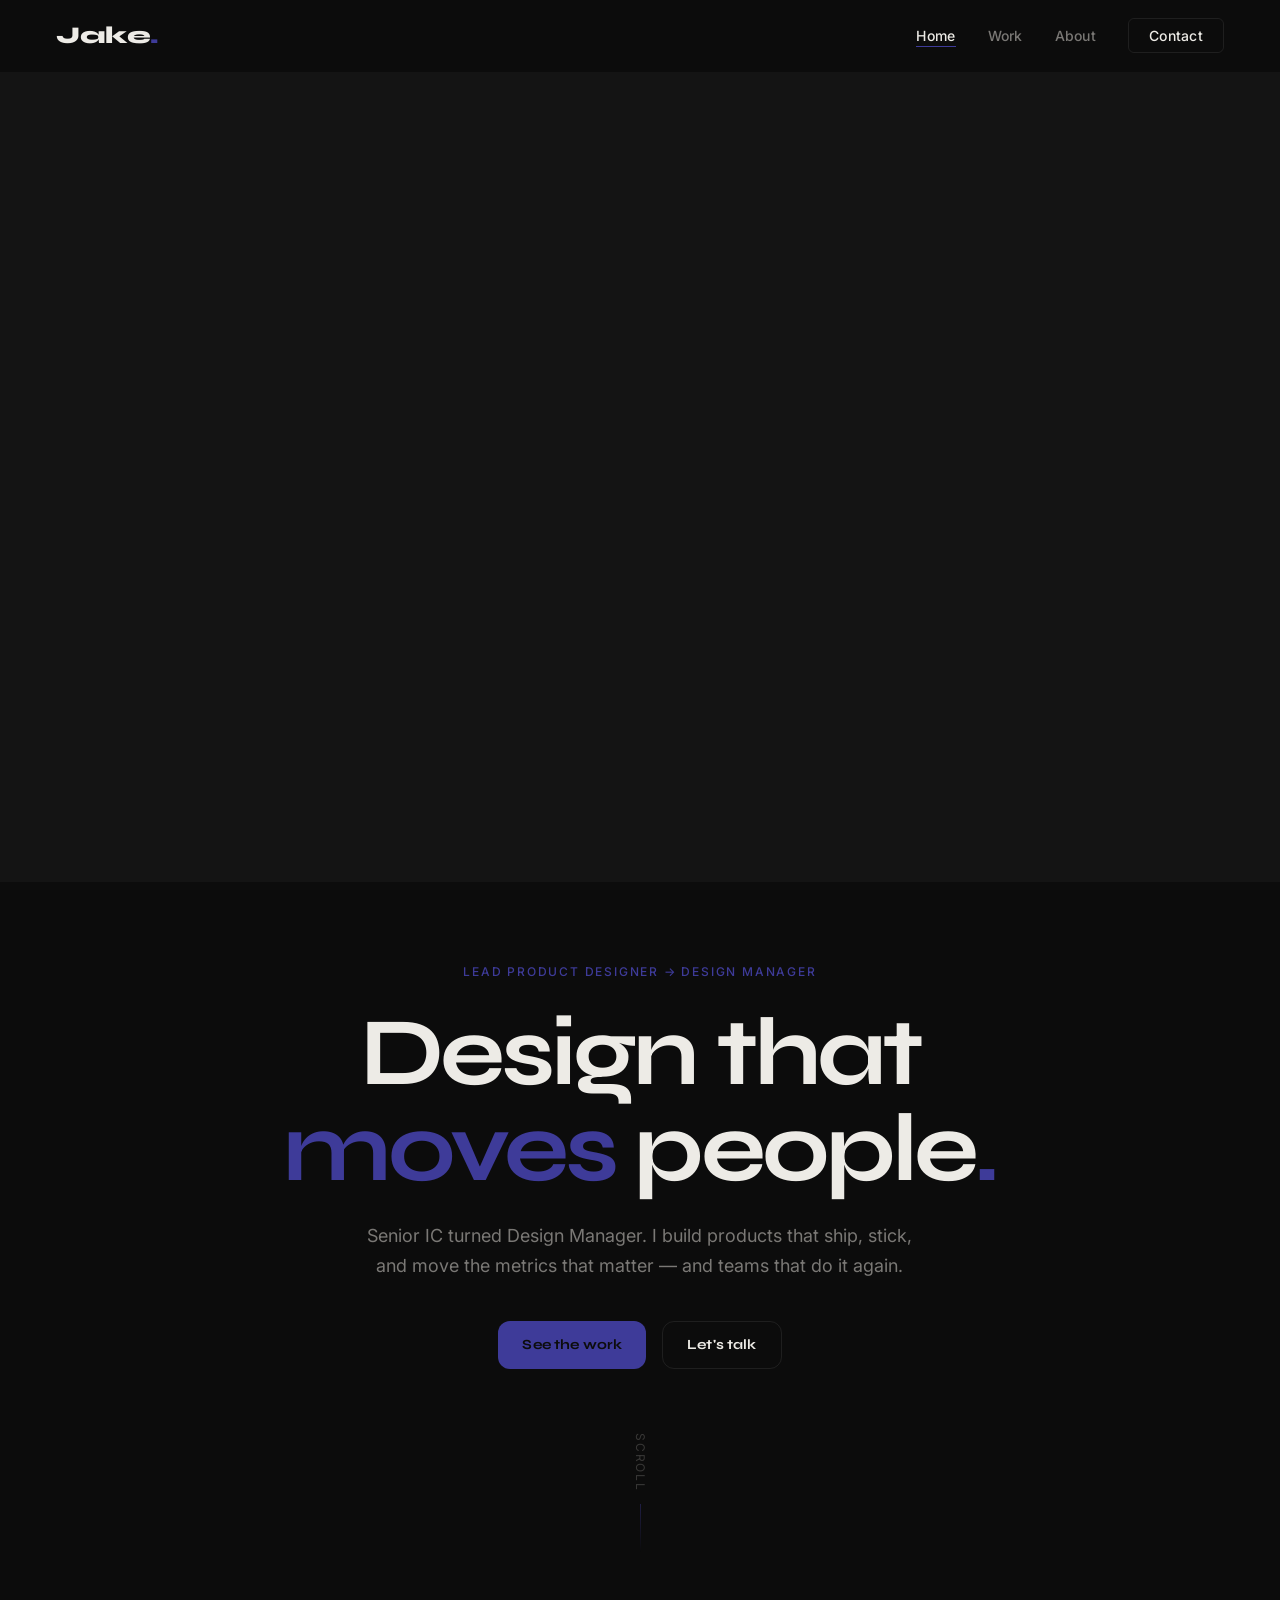
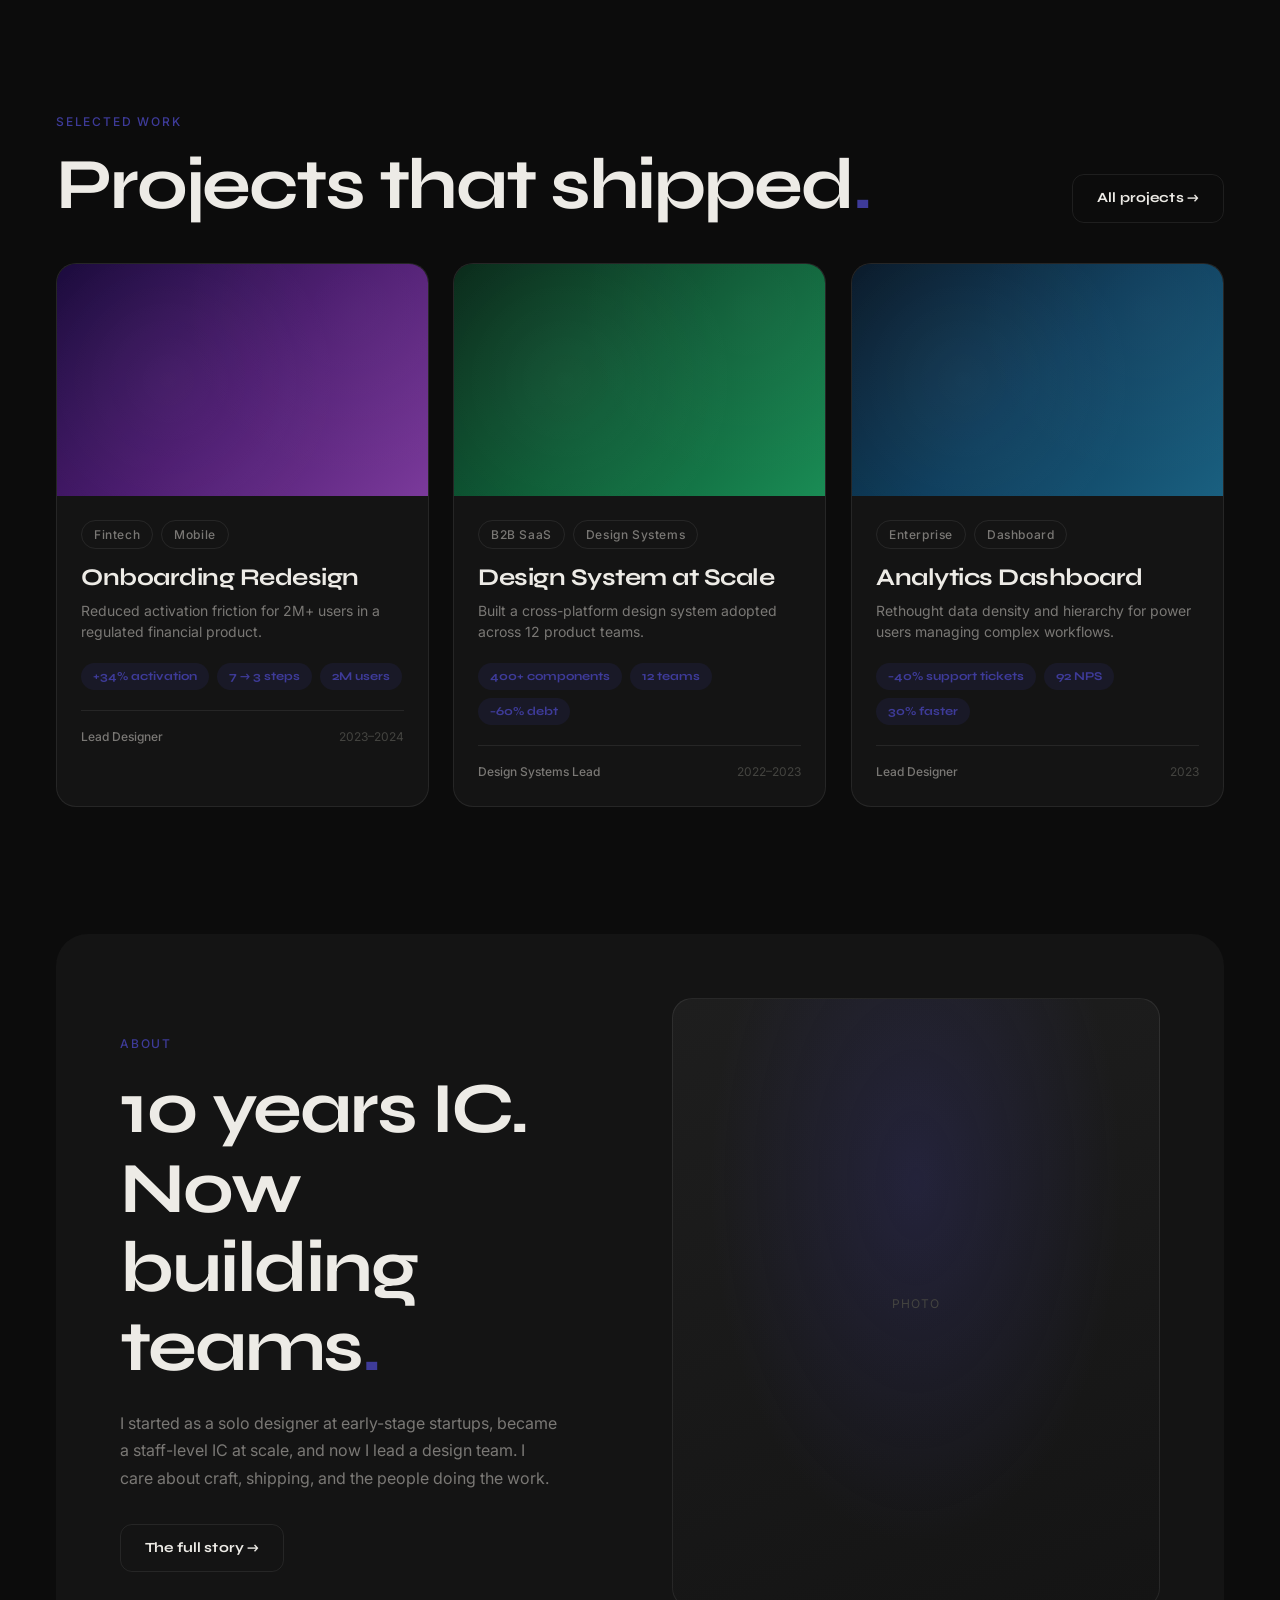
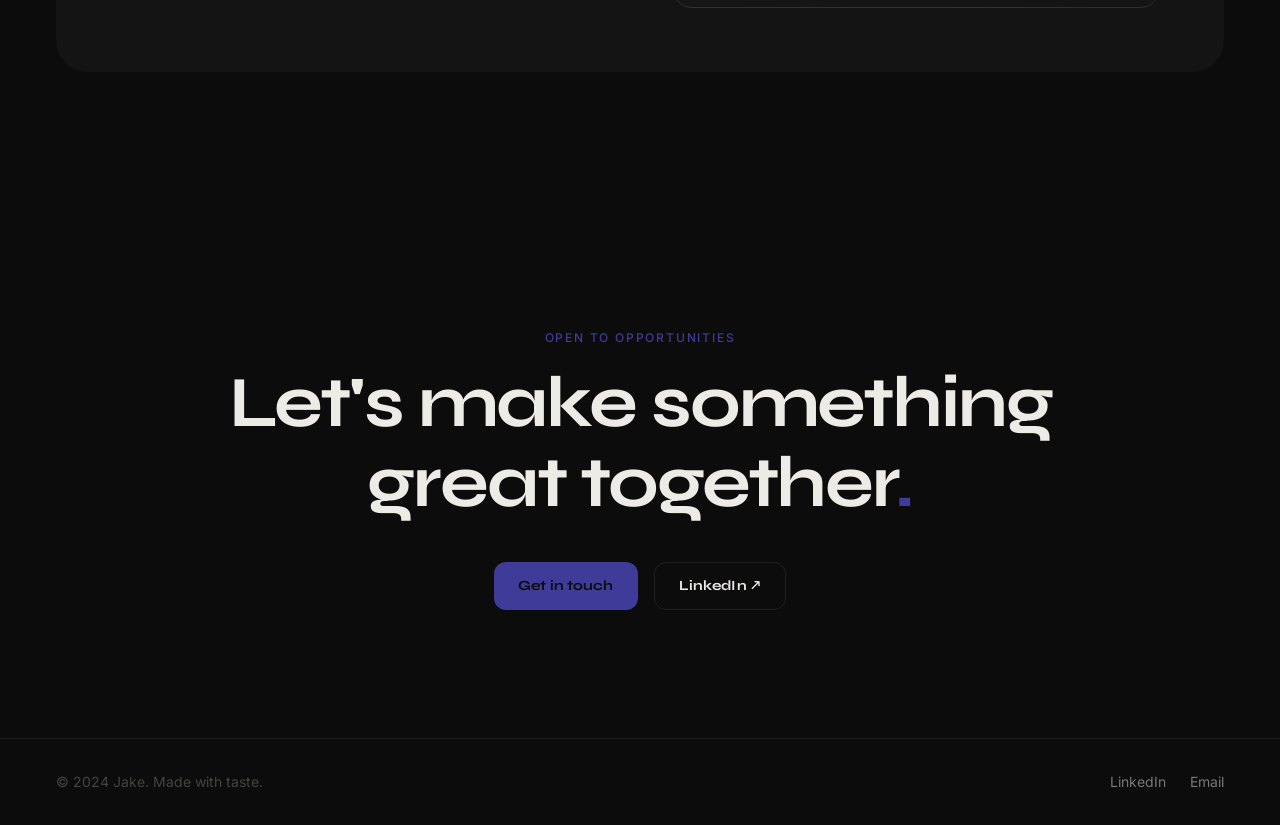
<file: index.html>
<!DOCTYPE html>
<html lang="en">
<head>
  <meta charset="UTF-8">
  <meta name="viewport" content="width=device-width, initial-scale=1.0">
  <title>Jake — Design Manager & Lead Product Designer</title>
  <meta name="description" content="Portfolio of Jake, Lead Product Designer and Design Manager. Senior IC and management-level product design work that ships.">

  <meta property="og:title" content="Jake — Design Manager & Lead Product Designer">
  <meta property="og:description" content="Senior IC turned Design Manager. Product design that ships, sticks, and moves metrics.">
  <meta property="og:image" content="/assets/og/home.png">
  <meta property="og:type" content="website">
  <meta property="og:url" content="https://jake-create1.github.io">

  <meta name="twitter:card" content="summary_large_image">
  <meta name="twitter:title" content="Jake — Design Manager & Lead Product Designer">
  <meta name="twitter:description" content="Senior IC turned Design Manager. Product design that ships.">
  <meta name="twitter:image" content="/assets/og/home.png">

  <link rel="icon" type="image/svg+xml" href="data:image/svg+xml,<svg xmlns='http://www.w3.org/2000/svg' viewBox='0 0 100 100'><text y='.9em' font-size='90'>J</text></svg>">

  <link rel="preconnect" href="https://fonts.googleapis.com">
  <link rel="preconnect" href="https://fonts.gstatic.com" crossorigin>
  <link href="https://fonts.googleapis.com/css2?family=Syne:wght@400;700;800&family=Inter:wght@400;500&display=swap" rel="stylesheet">

  <link rel="stylesheet" href="css/tokens.css">
  <link rel="stylesheet" href="css/reset.css">
  <link rel="stylesheet" href="css/global.css">
  <link rel="stylesheet" href="css/home.css">
</head>
<body>

  <div class="page-overlay" aria-hidden="true"></div>

  <nav class="nav" role="navigation" aria-label="Main navigation">
    <div class="nav__inner container">
      <a href="index.html" class="nav__logo">Jake<span class="accent">.</span></a>
      <button class="nav__toggle" aria-label="Toggle menu" aria-expanded="false">
        <span></span>
        <span></span>
      </button>
      <ul class="nav__links" role="list">
        <li><a href="index.html" class="nav__link" aria-current="page">Home</a></li>
        <li><a href="projects.html" class="nav__link">Work</a></li>
        <li><a href="about.html" class="nav__link">About</a></li>
        <li><a href="contact.html" class="nav__link nav__link--cta">Contact</a></li>
      </ul>
    </div>
  </nav>

  <main id="main">

    <!-- ── Hero ─────────────────────────────────── -->
    <section class="hero">

      <div class="hero__scene">
        <div class="spline-wrapper"
             data-src="https://my.spline.design/herosection-8wuNubHxhiix9W2lcV0AWKz6/"
             role="img"
             aria-label="3D animated design scene">
          <div class="spline-fallback" aria-hidden="true"></div>
        </div>
      </div>

      <div class="container hero__container">
        <div class="hero__content reveal">
          <p class="hero__eyebrow">Lead Product Designer → Design Manager</p>
          <h1 class="hero__headline">
            Design that<br>
            <em>moves</em> people<span class="accent">.</span>
          </h1>
          <p class="hero__subline">
            Senior IC turned Design Manager. I build products that ship, stick, and move the metrics that matter — and teams that do it again.
          </p>
          <div class="hero__actions">
            <a href="projects.html" class="btn btn--primary magnetic">See the work</a>
            <a href="contact.html" class="btn btn--ghost magnetic">Let's talk</a>
          </div>
        </div>
      </div>

      <div class="hero__scroll-hint" aria-hidden="true">
        <span>Scroll</span>
        <div class="hero__scroll-line"></div>
      </div>
    </section>

    <!-- ── Selected Projects ─────────────────────── -->
    <section class="selected-projects section">
      <div class="container">
        <div class="section-header reveal">
          <div>
            <p class="section-label">Selected Work</p>
            <h2 class="section-title">Projects that shipped<span class="accent">.</span></h2>
          </div>
          <a href="projects.html" class="btn btn--ghost magnetic">All projects →</a>
        </div>

        <div class="projects-grid">

          <!-- ╔══════════════════════════════════════════════════════╗
               ║  PROJECT CARD TEMPLATE                              ║
               ║  Duplicate this block to add a project.            ║
               ║  data-role / data-industry / data-type = filters.  ║
               ╚══════════════════════════════════════════════════════╝ -->

          <article class="project-card reveal tilt-card" data-delay="0"
                   data-role="ic" data-industry="fintech" data-type="mobile">
            <a href="projects.html" class="project-card__link">
              <div class="project-card__visual"
                   style="--grad: linear-gradient(135deg, #1a0a3c 0%, #4a1a6e 50%, #7b3a9b 100%)">
                <div class="project-card__visual-inner"></div>
              </div>
              <div class="project-card__body">
                <div class="project-card__tags">
                  <span class="tag">Fintech</span>
                  <span class="tag">Mobile</span>
                </div>
                <h3 class="project-card__title">Onboarding Redesign</h3>
                <p class="project-card__desc">Reduced activation friction for 2M+ users in a regulated financial product.</p>
                <div class="project-card__metrics">
                  <span class="metric">+34% activation</span>
                  <span class="metric">7 → 3 steps</span>
                  <span class="metric">2M users</span>
                </div>
                <div class="project-card__footer">
                  <span class="project-card__role">Lead Designer</span>
                  <span class="project-card__year">2023–2024</span>
                </div>
              </div>
            </a>
          </article>

          <article class="project-card reveal tilt-card" data-delay="100"
                   data-role="ic" data-industry="saas" data-type="design-system">
            <a href="projects.html" class="project-card__link">
              <div class="project-card__visual"
                   style="--grad: linear-gradient(135deg, #0a2a1a 0%, #0d5c36 50%, #1a8c55 100%)">
                <div class="project-card__visual-inner"></div>
              </div>
              <div class="project-card__body">
                <div class="project-card__tags">
                  <span class="tag">B2B SaaS</span>
                  <span class="tag">Design Systems</span>
                </div>
                <h3 class="project-card__title">Design System at Scale</h3>
                <p class="project-card__desc">Built a cross-platform design system adopted across 12 product teams.</p>
                <div class="project-card__metrics">
                  <span class="metric">400+ components</span>
                  <span class="metric">12 teams</span>
                  <span class="metric">−60% debt</span>
                </div>
                <div class="project-card__footer">
                  <span class="project-card__role">Design Systems Lead</span>
                  <span class="project-card__year">2022–2023</span>
                </div>
              </div>
            </a>
          </article>

          <article class="project-card reveal tilt-card" data-delay="200"
                   data-role="ic" data-industry="enterprise" data-type="dashboard">
            <a href="projects.html" class="project-card__link">
              <div class="project-card__visual"
                   style="--grad: linear-gradient(135deg, #0a1a2a 0%, #0d3d5c 50%, #1a6080 100%)">
                <div class="project-card__visual-inner"></div>
              </div>
              <div class="project-card__body">
                <div class="project-card__tags">
                  <span class="tag">Enterprise</span>
                  <span class="tag">Dashboard</span>
                </div>
                <h3 class="project-card__title">Analytics Dashboard</h3>
                <p class="project-card__desc">Rethought data density and hierarchy for power users managing complex workflows.</p>
                <div class="project-card__metrics">
                  <span class="metric">−40% support tickets</span>
                  <span class="metric">92 NPS</span>
                  <span class="metric">30% faster</span>
                </div>
                <div class="project-card__footer">
                  <span class="project-card__role">Lead Designer</span>
                  <span class="project-card__year">2023</span>
                </div>
              </div>
            </a>
          </article>

        </div>
      </div>
    </section>

    <!-- ── About Teaser ───────────────────────────── -->
    <section class="section" style="padding-block: 0; padding-bottom: clamp(5rem, 10vw, 9rem);">
      <div class="about-teaser">
        <div class="about-teaser__inner reveal">
          <div class="about-teaser__content">
            <p class="section-label">About</p>
            <h2 class="about-teaser__title">10 years IC.<br>Now building teams<span class="accent">.</span></h2>
            <p class="about-teaser__text">
              I started as a solo designer at early-stage startups, became a staff-level IC at scale, and now I lead a design team. I care about craft, shipping, and the people doing the work.
            </p>
            <a href="about.html" class="btn btn--ghost magnetic">The full story →</a>
          </div>
          <div class="about-teaser__visual" aria-hidden="true">
            <div class="about-teaser__photo-placeholder"></div>
          </div>
        </div>
      </div>
    </section>

    <!-- ── Contact CTA ────────────────────────────── -->
    <section class="contact-cta section">
      <div class="container">
        <div class="reveal">
          <p class="section-label">Open to opportunities</p>
          <h2 class="contact-cta__title">Let's make something<br>great together<span class="accent">.</span></h2>
          <div class="contact-cta__actions">
            <a href="contact.html" class="btn btn--primary magnetic">Get in touch</a>
            <a href="https://linkedin.com/in/jake" class="btn btn--ghost magnetic" target="_blank" rel="noopener noreferrer">LinkedIn ↗</a>
          </div>
        </div>
      </div>
    </section>

  </main>

  <footer class="footer">
    <div class="container footer__inner">
      <p class="footer__copy">© 2024 Jake. Made with taste.</p>
      <div class="footer__links">
        <a href="https://linkedin.com/in/jake" target="_blank" rel="noopener noreferrer">LinkedIn</a>
        <a href="mailto:hello@jake.design">Email</a>
      </div>
    </div>
  </footer>

  <script src="js/transitions.js" defer></script>
  <script src="js/reveal.js" defer></script>
  <script src="js/tilt.js" defer></script>
  <script src="js/magnetic.js" defer></script>
  <script src="js/spline.js" defer></script>
  <script src="js/easter-egg.js" defer></script>
  <script src="js/nav.js" defer></script>

</body>
</html>
</file>
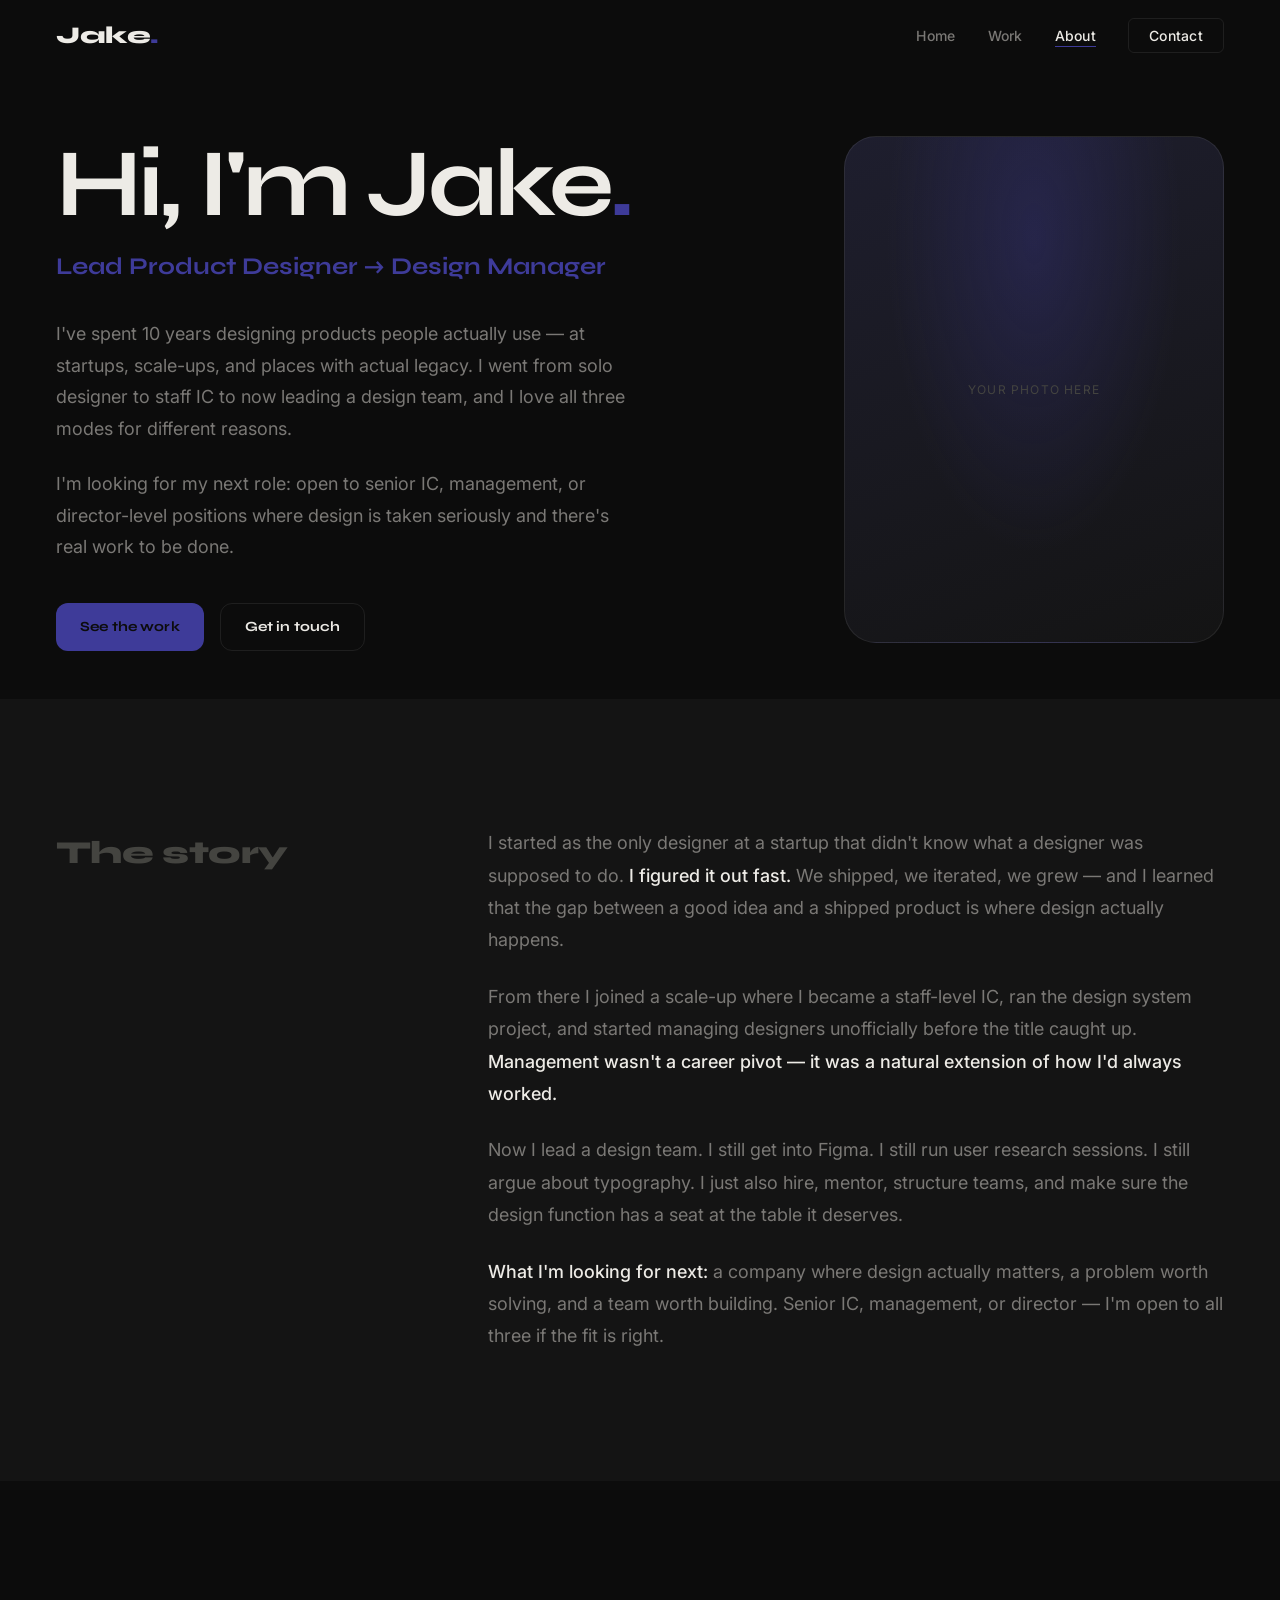
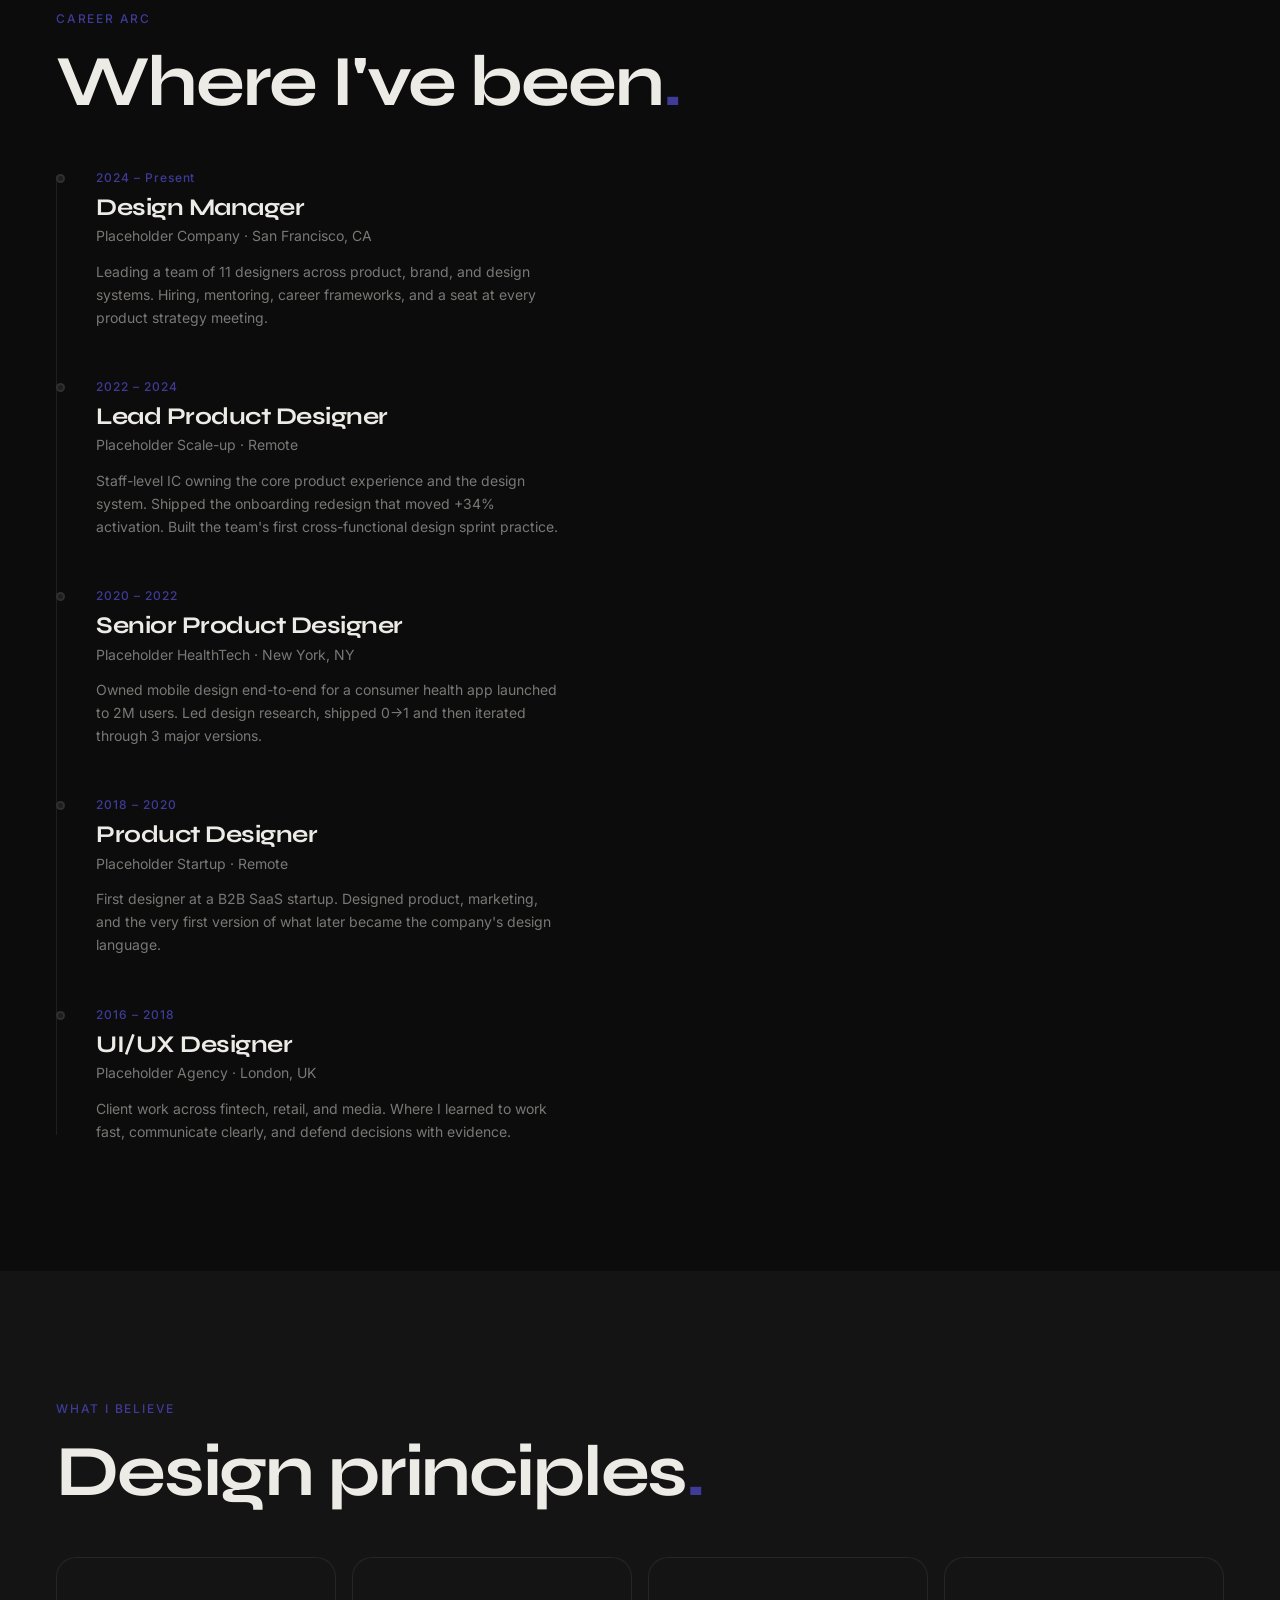
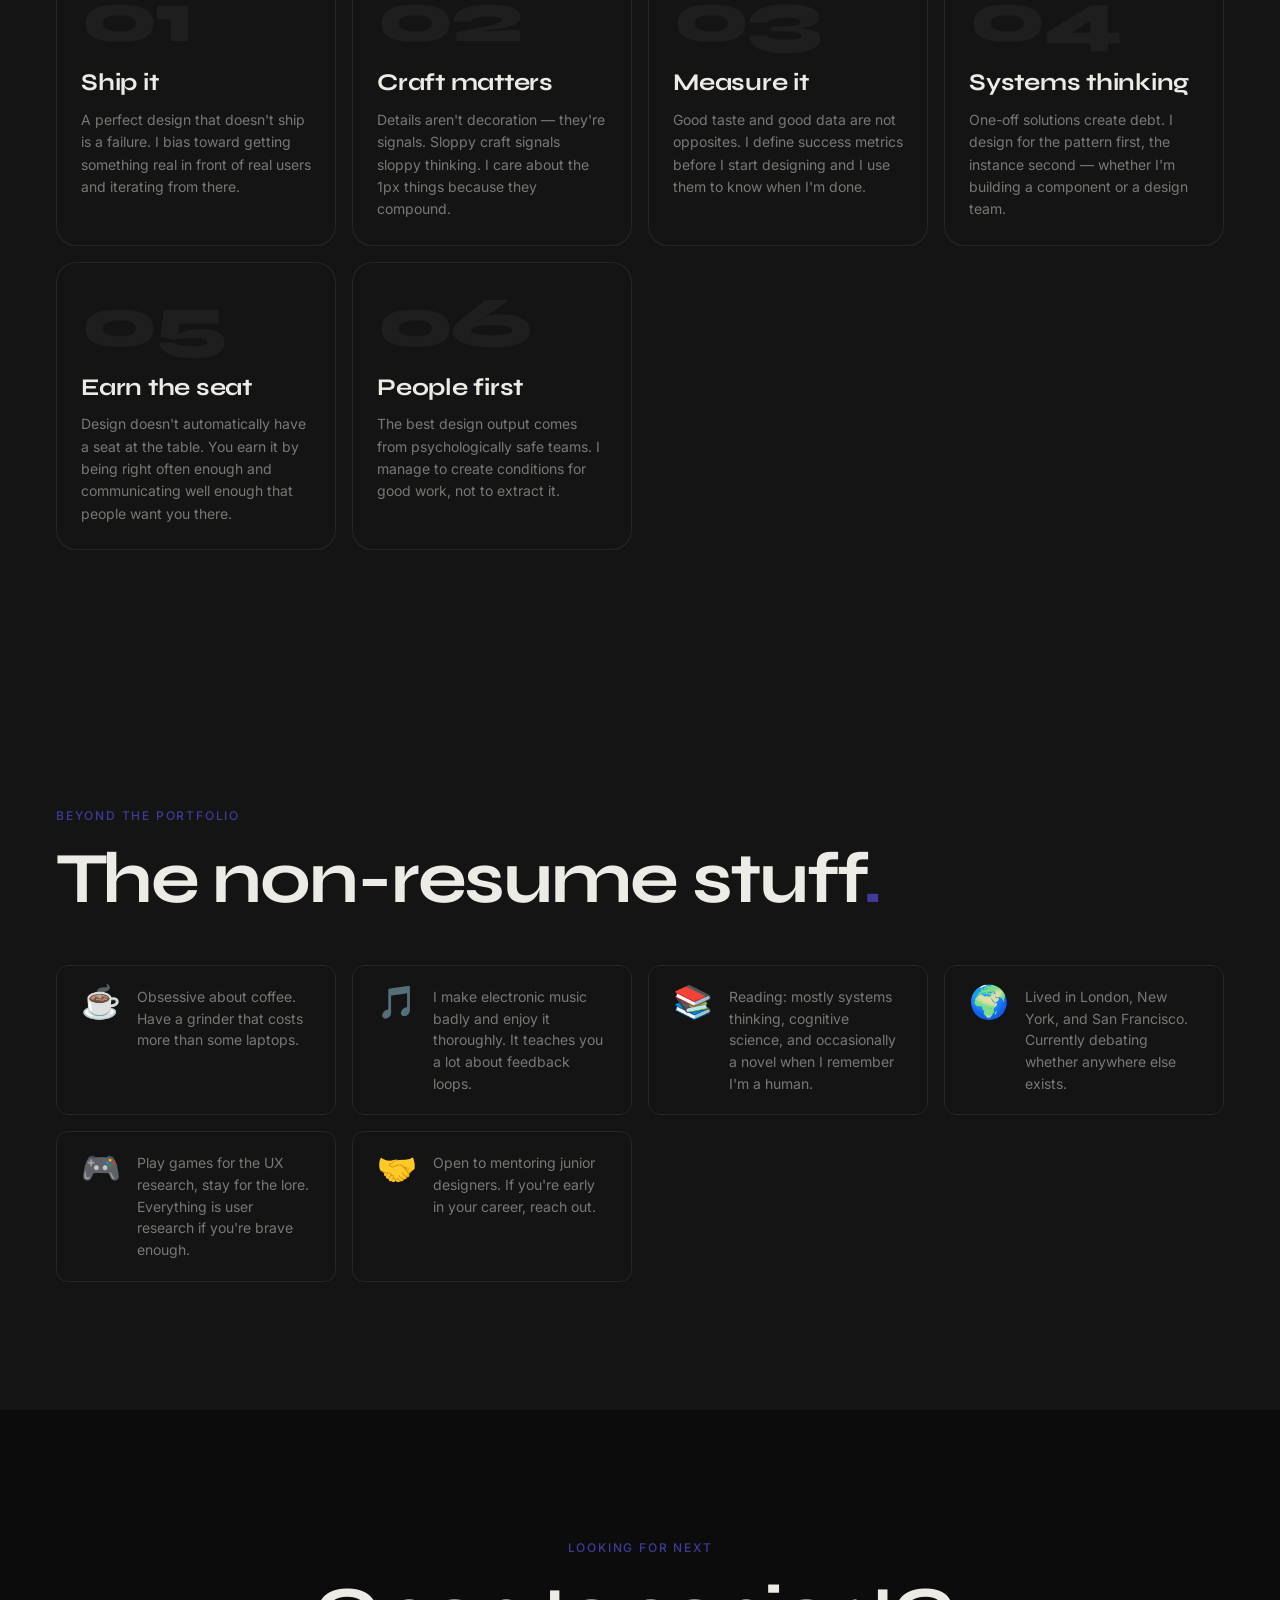
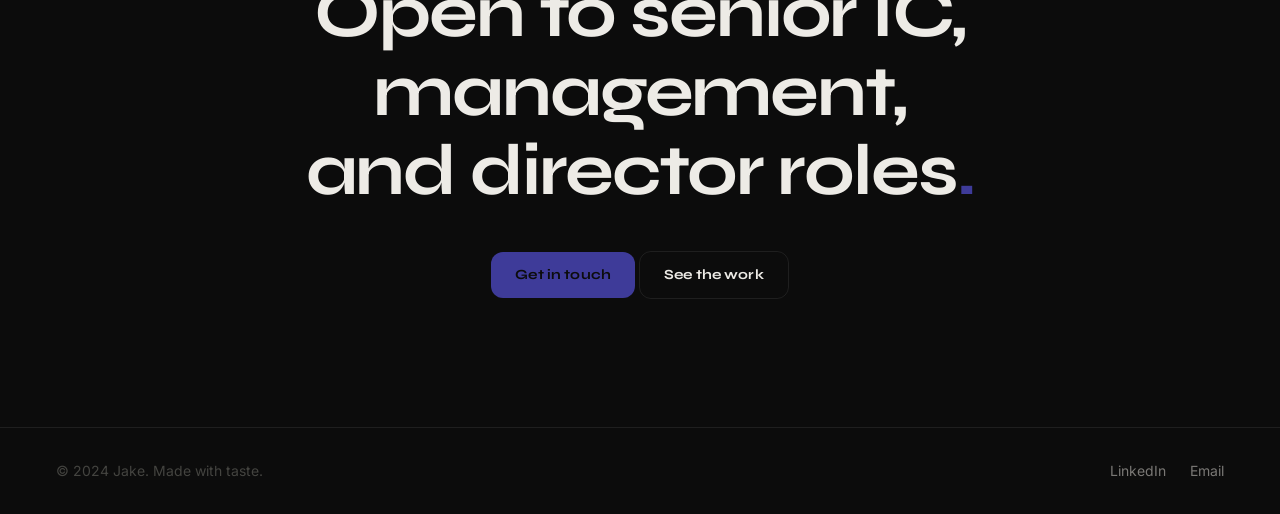
<file: about.html>
<!DOCTYPE html>
<html lang="en">
<head>
  <meta charset="UTF-8">
  <meta name="viewport" content="width=device-width, initial-scale=1.0">
  <title>About — Jake, Design Manager</title>
  <meta name="description" content="Jake's story — 10 years as a product designer, now leading design teams. IC roots, management mindset, strong opinions about craft.">

  <meta property="og:title" content="About — Jake, Design Manager">
  <meta property="og:description" content="10 years IC. Now building teams. The full story.">
  <meta property="og:image" content="/assets/og/about.png">
  <meta property="og:type" content="website">

  <meta name="twitter:card" content="summary_large_image">
  <meta name="twitter:image" content="/assets/og/about.png">

  <link rel="icon" type="image/svg+xml" href="data:image/svg+xml,<svg xmlns='http://www.w3.org/2000/svg' viewBox='0 0 100 100'><text y='.9em' font-size='90'>J</text></svg>">

  <link rel="preconnect" href="https://fonts.googleapis.com">
  <link rel="preconnect" href="https://fonts.gstatic.com" crossorigin>
  <link href="https://fonts.googleapis.com/css2?family=Syne:wght@400;700;800&family=Inter:wght@400;500&display=swap" rel="stylesheet">

  <link rel="stylesheet" href="css/tokens.css">
  <link rel="stylesheet" href="css/reset.css">
  <link rel="stylesheet" href="css/global.css">
  <link rel="stylesheet" href="css/about.css">
</head>
<body>

  <div class="page-overlay" aria-hidden="true"></div>

  <nav class="nav" role="navigation" aria-label="Main navigation">
    <div class="nav__inner container">
      <a href="index.html" class="nav__logo">Jake<span class="accent">.</span></a>
      <button class="nav__toggle" aria-label="Toggle menu" aria-expanded="false">
        <span></span>
        <span></span>
      </button>
      <ul class="nav__links" role="list">
        <li><a href="index.html" class="nav__link">Home</a></li>
        <li><a href="projects.html" class="nav__link">Work</a></li>
        <li><a href="about.html" class="nav__link" aria-current="page">About</a></li>
        <li><a href="contact.html" class="nav__link nav__link--cta">Contact</a></li>
      </ul>
    </div>
  </nav>

  <main id="main">

    <!-- ── About Hero ─────────────────────────────── -->
    <section class="about-hero container">
      <div class="about-hero__inner reveal">
        <div class="about-hero__content">
          <h1 class="about-hero__name">Hi, I'm Jake<span class="accent">.</span></h1>
          <p class="about-hero__title">Lead Product Designer → Design Manager</p>
          <p class="about-hero__intro">
            I've spent 10 years designing products people actually use — at startups, scale-ups, and places with actual legacy. I went from solo designer to staff IC to now leading a design team, and I love all three modes for different reasons.
          </p>
          <p class="about-hero__intro" style="margin-top: -1rem;">
            I'm looking for my next role: open to senior IC, management, or director-level positions where design is taken seriously and there's real work to be done.
          </p>
          <div style="display:flex; gap: var(--space-4); flex-wrap: wrap;">
            <a href="projects.html" class="btn btn--primary magnetic">See the work</a>
            <a href="contact.html" class="btn btn--ghost magnetic">Get in touch</a>
          </div>
        </div>
        <div class="about-hero__photo" role="img" aria-label="Photo of Jake"></div>
      </div>
    </section>

    <!-- ── Story ─────────────────────────────────── -->
    <section class="story section">
      <div class="container story__inner reveal">
        <p class="story__label">The story</p>
        <div class="story__body">
          <p>
            I started as the only designer at a startup that didn't know what a designer was supposed to do. <strong>I figured it out fast.</strong> We shipped, we iterated, we grew — and I learned that the gap between a good idea and a shipped product is where design actually happens.
          </p>
          <p>
            From there I joined a scale-up where I became a staff-level IC, ran the design system project, and started managing designers unofficially before the title caught up. <strong>Management wasn't a career pivot — it was a natural extension of how I'd always worked.</strong>
          </p>
          <p>
            Now I lead a design team. I still get into Figma. I still run user research sessions. I still argue about typography. I just also hire, mentor, structure teams, and make sure the design function has a seat at the table it deserves.
          </p>
          <p>
            <strong>What I'm looking for next:</strong> a company where design actually matters, a problem worth solving, and a team worth building. Senior IC, management, or director — I'm open to all three if the fit is right.
          </p>
        </div>
      </div>
    </section>

    <!-- ── Career Arc ─────────────────────────────── -->
    <section class="section container">
      <p class="section-label reveal">Career Arc</p>
      <h2 class="section-title reveal" style="max-width: 16ch;">Where I've been<span class="accent">.</span></h2>

      <div class="career__timeline">

        <div class="career__item reveal">
          <p class="career__year">2024 – Present</p>
          <h3 class="career__role">Design Manager</h3>
          <p class="career__company">Placeholder Company · San Francisco, CA</p>
          <p class="career__desc">Leading a team of 11 designers across product, brand, and design systems. Hiring, mentoring, career frameworks, and a seat at every product strategy meeting.</p>
        </div>

        <div class="career__item reveal">
          <p class="career__year">2022 – 2024</p>
          <h3 class="career__role">Lead Product Designer</h3>
          <p class="career__company">Placeholder Scale-up · Remote</p>
          <p class="career__desc">Staff-level IC owning the core product experience and the design system. Shipped the onboarding redesign that moved +34% activation. Built the team's first cross-functional design sprint practice.</p>
        </div>

        <div class="career__item reveal">
          <p class="career__year">2020 – 2022</p>
          <h3 class="career__role">Senior Product Designer</h3>
          <p class="career__company">Placeholder HealthTech · New York, NY</p>
          <p class="career__desc">Owned mobile design end-to-end for a consumer health app launched to 2M users. Led design research, shipped 0→1 and then iterated through 3 major versions.</p>
        </div>

        <div class="career__item reveal">
          <p class="career__year">2018 – 2020</p>
          <h3 class="career__role">Product Designer</h3>
          <p class="career__company">Placeholder Startup · Remote</p>
          <p class="career__desc">First designer at a B2B SaaS startup. Designed product, marketing, and the very first version of what later became the company's design language.</p>
        </div>

        <div class="career__item reveal">
          <p class="career__year">2016 – 2018</p>
          <h3 class="career__role">UI/UX Designer</h3>
          <p class="career__company">Placeholder Agency · London, UK</p>
          <p class="career__desc">Client work across fintech, retail, and media. Where I learned to work fast, communicate clearly, and defend decisions with evidence.</p>
        </div>

      </div>
    </section>

    <!-- ── Values ─────────────────────────────────── -->
    <section class="section" style="background: var(--bg-2); padding-inline: 0;">
      <div class="container">
        <p class="section-label reveal">What I believe</p>
        <h2 class="section-title reveal">Design principles<span class="accent">.</span></h2>

        <div class="values__grid">

          <div class="value-card reveal">
            <p class="value-card__number">01</p>
            <h3 class="value-card__title">Ship it</h3>
            <p class="value-card__desc">A perfect design that doesn't ship is a failure. I bias toward getting something real in front of real users and iterating from there.</p>
          </div>

          <div class="value-card reveal">
            <p class="value-card__number">02</p>
            <h3 class="value-card__title">Craft matters</h3>
            <p class="value-card__desc">Details aren't decoration — they're signals. Sloppy craft signals sloppy thinking. I care about the 1px things because they compound.</p>
          </div>

          <div class="value-card reveal">
            <p class="value-card__number">03</p>
            <h3 class="value-card__title">Measure it</h3>
            <p class="value-card__desc">Good taste and good data are not opposites. I define success metrics before I start designing and I use them to know when I'm done.</p>
          </div>

          <div class="value-card reveal">
            <p class="value-card__number">04</p>
            <h3 class="value-card__title">Systems thinking</h3>
            <p class="value-card__desc">One-off solutions create debt. I design for the pattern first, the instance second — whether I'm building a component or a design team.</p>
          </div>

          <div class="value-card reveal">
            <p class="value-card__number">05</p>
            <h3 class="value-card__title">Earn the seat</h3>
            <p class="value-card__desc">Design doesn't automatically have a seat at the table. You earn it by being right often enough and communicating well enough that people want you there.</p>
          </div>

          <div class="value-card reveal">
            <p class="value-card__number">06</p>
            <h3 class="value-card__title">People first</h3>
            <p class="value-card__desc">The best design output comes from psychologically safe teams. I manage to create conditions for good work, not to extract it.</p>
          </div>

        </div>
      </div>
    </section>

    <!-- ── Fun Facts ──────────────────────────────── -->
    <section class="fun-facts section">
      <div class="container">
        <p class="section-label reveal">Beyond the portfolio</p>
        <h2 class="section-title reveal">The non-resume stuff<span class="accent">.</span></h2>

        <ul class="facts-list" role="list">
          <li class="fact-item reveal">
            <span class="fact-item__emoji" aria-hidden="true">☕</span>
            <p class="fact-item__text">Obsessive about coffee. Have a grinder that costs more than some laptops.</p>
          </li>
          <li class="fact-item reveal">
            <span class="fact-item__emoji" aria-hidden="true">🎵</span>
            <p class="fact-item__text">I make electronic music badly and enjoy it thoroughly. It teaches you a lot about feedback loops.</p>
          </li>
          <li class="fact-item reveal">
            <span class="fact-item__emoji" aria-hidden="true">📚</span>
            <p class="fact-item__text">Reading: mostly systems thinking, cognitive science, and occasionally a novel when I remember I'm a human.</p>
          </li>
          <li class="fact-item reveal">
            <span class="fact-item__emoji" aria-hidden="true">🌍</span>
            <p class="fact-item__text">Lived in London, New York, and San Francisco. Currently debating whether anywhere else exists.</p>
          </li>
          <li class="fact-item reveal">
            <span class="fact-item__emoji" aria-hidden="true">🎮</span>
            <p class="fact-item__text">Play games for the UX research, stay for the lore. Everything is user research if you're brave enough.</p>
          </li>
          <li class="fact-item reveal">
            <span class="fact-item__emoji" aria-hidden="true">🤝</span>
            <p class="fact-item__text">Open to mentoring junior designers. If you're early in your career, reach out.</p>
          </li>
        </ul>
      </div>
    </section>

    <!-- ── CTA ───────────────────────────────────── -->
    <section class="contact-cta section">
      <div class="container">
        <div class="reveal" style="text-align:center">
          <p class="section-label">Looking for next</p>
          <h2 class="contact-cta__title" style="font-size: var(--text-3xl); letter-spacing:-0.03em; line-height:1.1; margin-bottom: var(--space-10);">
            Open to senior IC, management,<br>and director roles<span class="accent">.</span>
          </h2>
          <div class="contact-cta__actions">
            <a href="contact.html" class="btn btn--primary magnetic">Get in touch</a>
            <a href="projects.html" class="btn btn--ghost magnetic">See the work</a>
          </div>
        </div>
      </div>
    </section>

  </main>

  <footer class="footer">
    <div class="container footer__inner">
      <p class="footer__copy">© 2024 Jake. Made with taste.</p>
      <div class="footer__links">
        <a href="https://linkedin.com/in/jake" target="_blank" rel="noopener noreferrer">LinkedIn</a>
        <a href="mailto:hello@jake.design">Email</a>
      </div>
    </div>
  </footer>

  <script src="js/transitions.js" defer></script>
  <script src="js/reveal.js" defer></script>
  <script src="js/tilt.js" defer></script>
  <script src="js/magnetic.js" defer></script>
  <script src="js/easter-egg.js" defer></script>
  <script src="js/nav.js" defer></script>

</body>
</html>
</file>
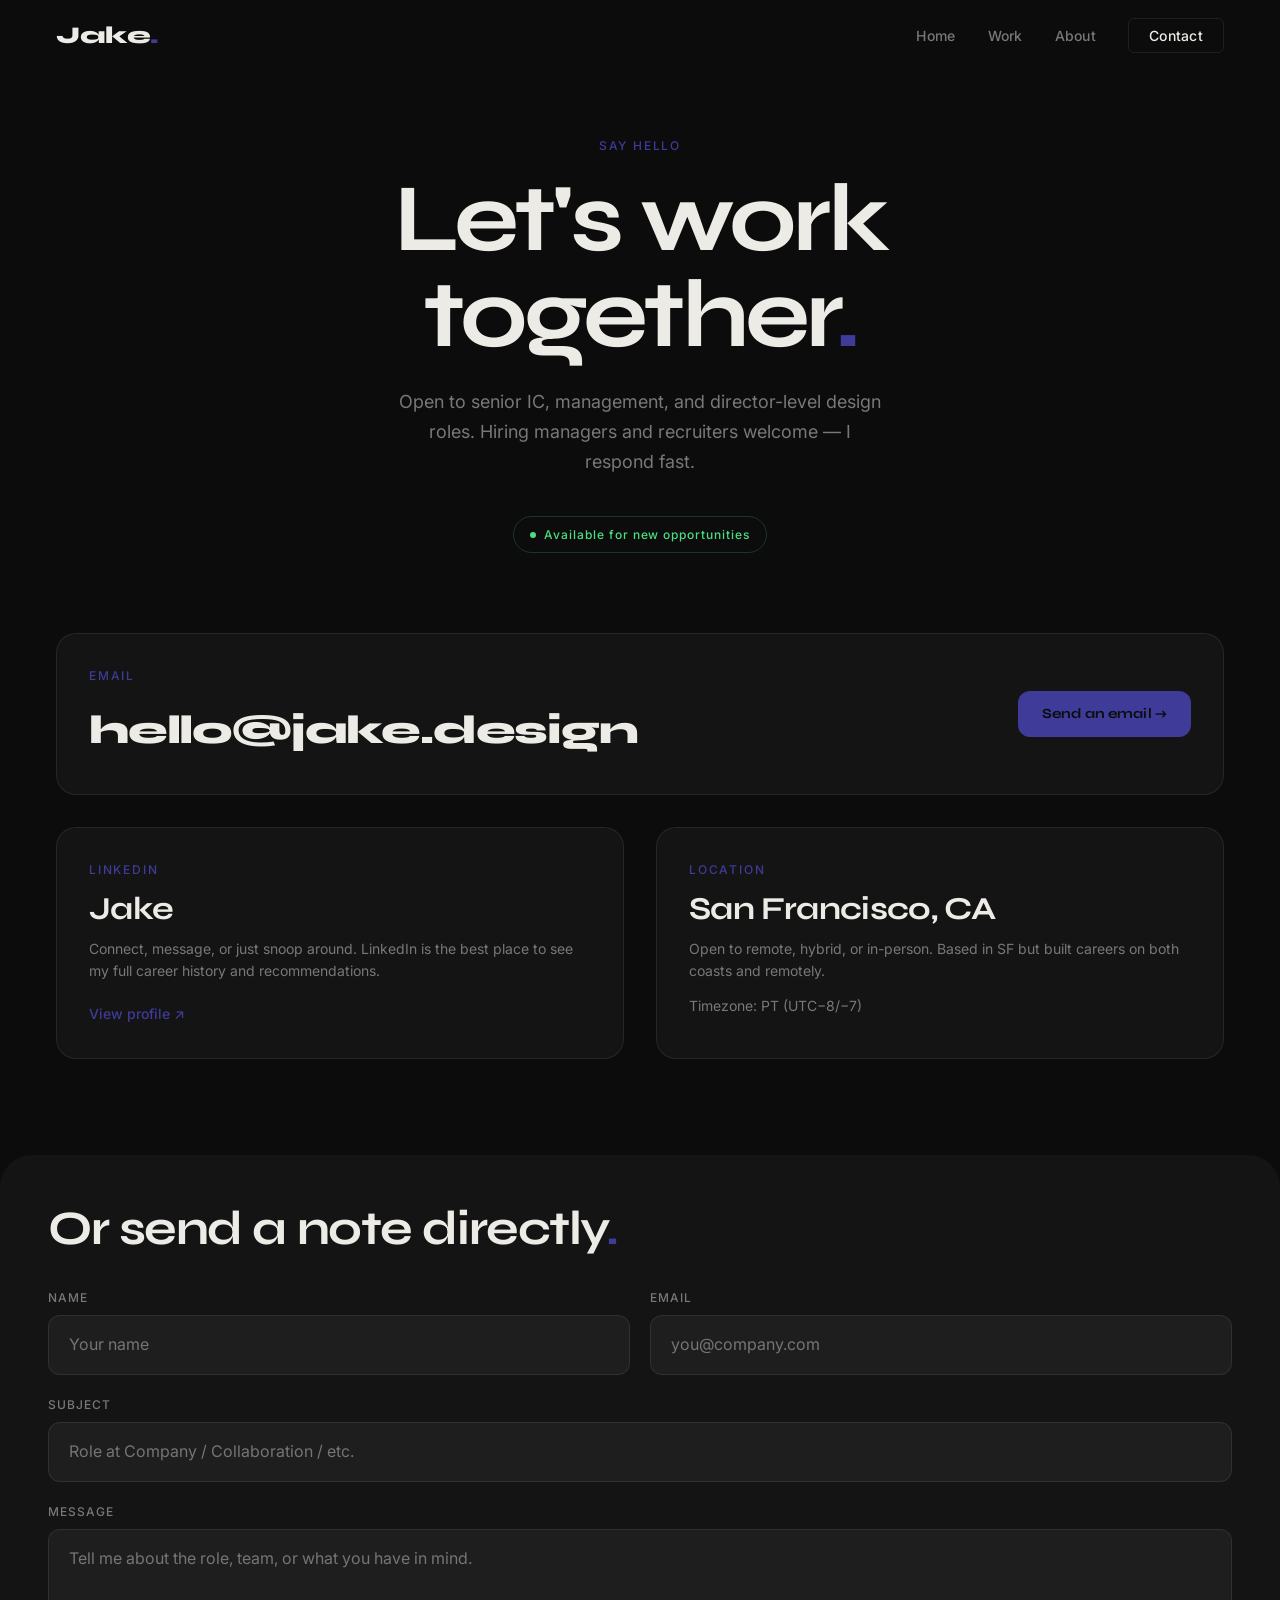
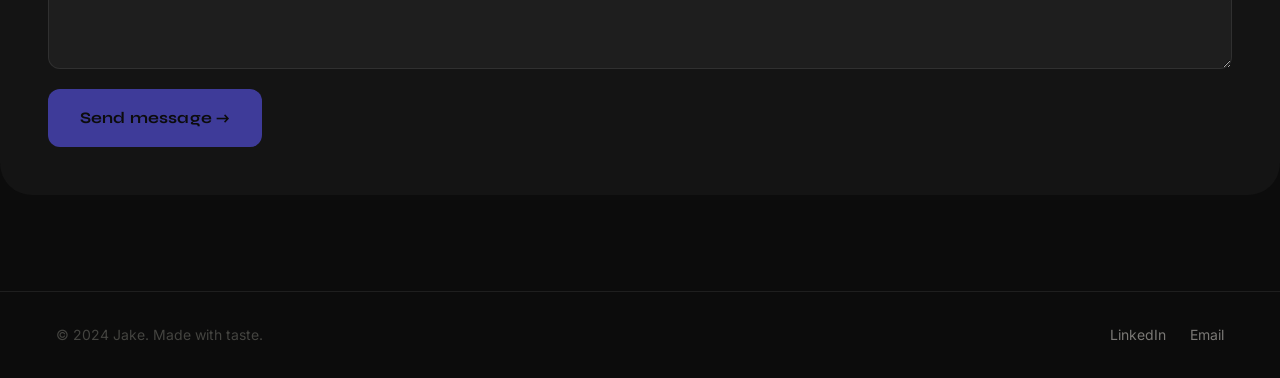
<file: contact.html>
<!DOCTYPE html>
<html lang="en">
<head>
  <meta charset="UTF-8">
  <meta name="viewport" content="width=device-width, initial-scale=1.0">
  <title>Contact — Jake, Design Manager</title>
  <meta name="description" content="Get in touch with Jake — open to senior IC, management, and director-level design roles. Email, LinkedIn, or a quick form.">

  <meta property="og:title" content="Contact — Jake, Design Manager">
  <meta property="og:description" content="Open to new opportunities. Let's talk.">
  <meta property="og:image" content="/assets/og/contact.png">
  <meta property="og:type" content="website">

  <meta name="twitter:card" content="summary_large_image">
  <meta name="twitter:image" content="/assets/og/contact.png">

  <link rel="icon" type="image/svg+xml" href="data:image/svg+xml,<svg xmlns='http://www.w3.org/2000/svg' viewBox='0 0 100 100'><text y='.9em' font-size='90'>J</text></svg>">

  <link rel="preconnect" href="https://fonts.googleapis.com">
  <link rel="preconnect" href="https://fonts.gstatic.com" crossorigin>
  <link href="https://fonts.googleapis.com/css2?family=Syne:wght@400;700;800&family=Inter:wght@400;500&display=swap" rel="stylesheet">

  <link rel="stylesheet" href="css/tokens.css">
  <link rel="stylesheet" href="css/reset.css">
  <link rel="stylesheet" href="css/global.css">
  <link rel="stylesheet" href="css/contact.css">
</head>
<body>

  <div class="page-overlay" aria-hidden="true"></div>

  <nav class="nav" role="navigation" aria-label="Main navigation">
    <div class="nav__inner container">
      <a href="index.html" class="nav__logo">Jake<span class="accent">.</span></a>
      <button class="nav__toggle" aria-label="Toggle menu" aria-expanded="false">
        <span></span>
        <span></span>
      </button>
      <ul class="nav__links" role="list">
        <li><a href="index.html" class="nav__link">Home</a></li>
        <li><a href="projects.html" class="nav__link">Work</a></li>
        <li><a href="about.html" class="nav__link">About</a></li>
        <li><a href="contact.html" class="nav__link nav__link--cta" aria-current="page">Contact</a></li>
      </ul>
    </div>
  </nav>

  <main id="main">

    <!-- ── Contact Hero ───────────────────────────── -->
    <section class="contact-hero container reveal">
      <p class="section-label">Say hello</p>
      <h1 class="contact-hero__title">
        Let's work<br>together<span class="accent">.</span>
      </h1>
      <p class="contact-hero__sub">
        Open to senior IC, management, and director-level design roles. Hiring managers and recruiters welcome — I respond fast.
      </p>
      <span class="contact-hero__availability">Available for new opportunities</span>
    </section>

    <!-- ── Contact Grid ───────────────────────────── -->
    <div class="container contact-grid">

      <div class="contact-card contact-card--email reveal">
        <div>
          <p class="contact-card__label">Email</p>
          <a href="mailto:hello@jake.design" class="contact-card__email">
            hello@jake.design
          </a>
        </div>
        <a href="mailto:hello@jake.design" class="btn btn--primary magnetic" style="flex-shrink:0;">
          Send an email →
        </a>
      </div>

      <div class="contact-card reveal">
        <p class="contact-card__label">LinkedIn</p>
        <h2 class="contact-card__title">Jake</h2>
        <p class="contact-card__detail">
          Connect, message, or just snoop around. LinkedIn is the best place to see my full career history and recommendations.
        </p>
        <a href="https://linkedin.com/in/jake" class="contact-card__link magnetic" target="_blank" rel="noopener noreferrer">
          View profile ↗
        </a>
      </div>

      <div class="contact-card reveal">
        <p class="contact-card__label">Location</p>
        <h2 class="contact-card__title">San Francisco, CA</h2>
        <p class="contact-card__detail">
          Open to remote, hybrid, or in-person. Based in SF but built careers on both coasts and remotely.
        </p>
        <p class="contact-card__detail" style="margin-top: var(--space-3);">
          Timezone: PT (UTC−8/−7)
        </p>
      </div>

    </div>

    <!-- ── Contact Form ───────────────────────────── -->
    <section class="contact-form-section container reveal">
      <h2>Or send a note directly<span class="accent">.</span></h2>
      <form class="form" name="contact" method="POST" action="#" data-netlify="true" novalidate>
        <div class="form__row">
          <div class="form__field">
            <label class="form__label" for="name">Name</label>
            <input class="form__input" type="text" id="name" name="name" placeholder="Your name" required autocomplete="name">
          </div>
          <div class="form__field">
            <label class="form__label" for="email">Email</label>
            <input class="form__input" type="email" id="email" name="email" placeholder="you@company.com" required autocomplete="email">
          </div>
        </div>
        <div class="form__field">
          <label class="form__label" for="subject">Subject</label>
          <input class="form__input" type="text" id="subject" name="subject" placeholder="Role at Company / Collaboration / etc.">
        </div>
        <div class="form__field">
          <label class="form__label" for="message">Message</label>
          <textarea class="form__textarea" id="message" name="message" placeholder="Tell me about the role, team, or what you have in mind." required></textarea>
        </div>
        <button type="submit" class="btn btn--primary form__submit magnetic">Send message →</button>
      </form>
    </section>

  </main>

  <footer class="footer">
    <div class="container footer__inner">
      <p class="footer__copy">© 2024 Jake. Made with taste.</p>
      <div class="footer__links">
        <a href="https://linkedin.com/in/jake" target="_blank" rel="noopener noreferrer">LinkedIn</a>
        <a href="mailto:hello@jake.design">Email</a>
      </div>
    </div>
  </footer>

  <script src="js/transitions.js" defer></script>
  <script src="js/reveal.js" defer></script>
  <script src="js/magnetic.js" defer></script>
  <script src="js/easter-egg.js" defer></script>
  <script src="js/nav.js" defer></script>

</body>
</html>
</file>
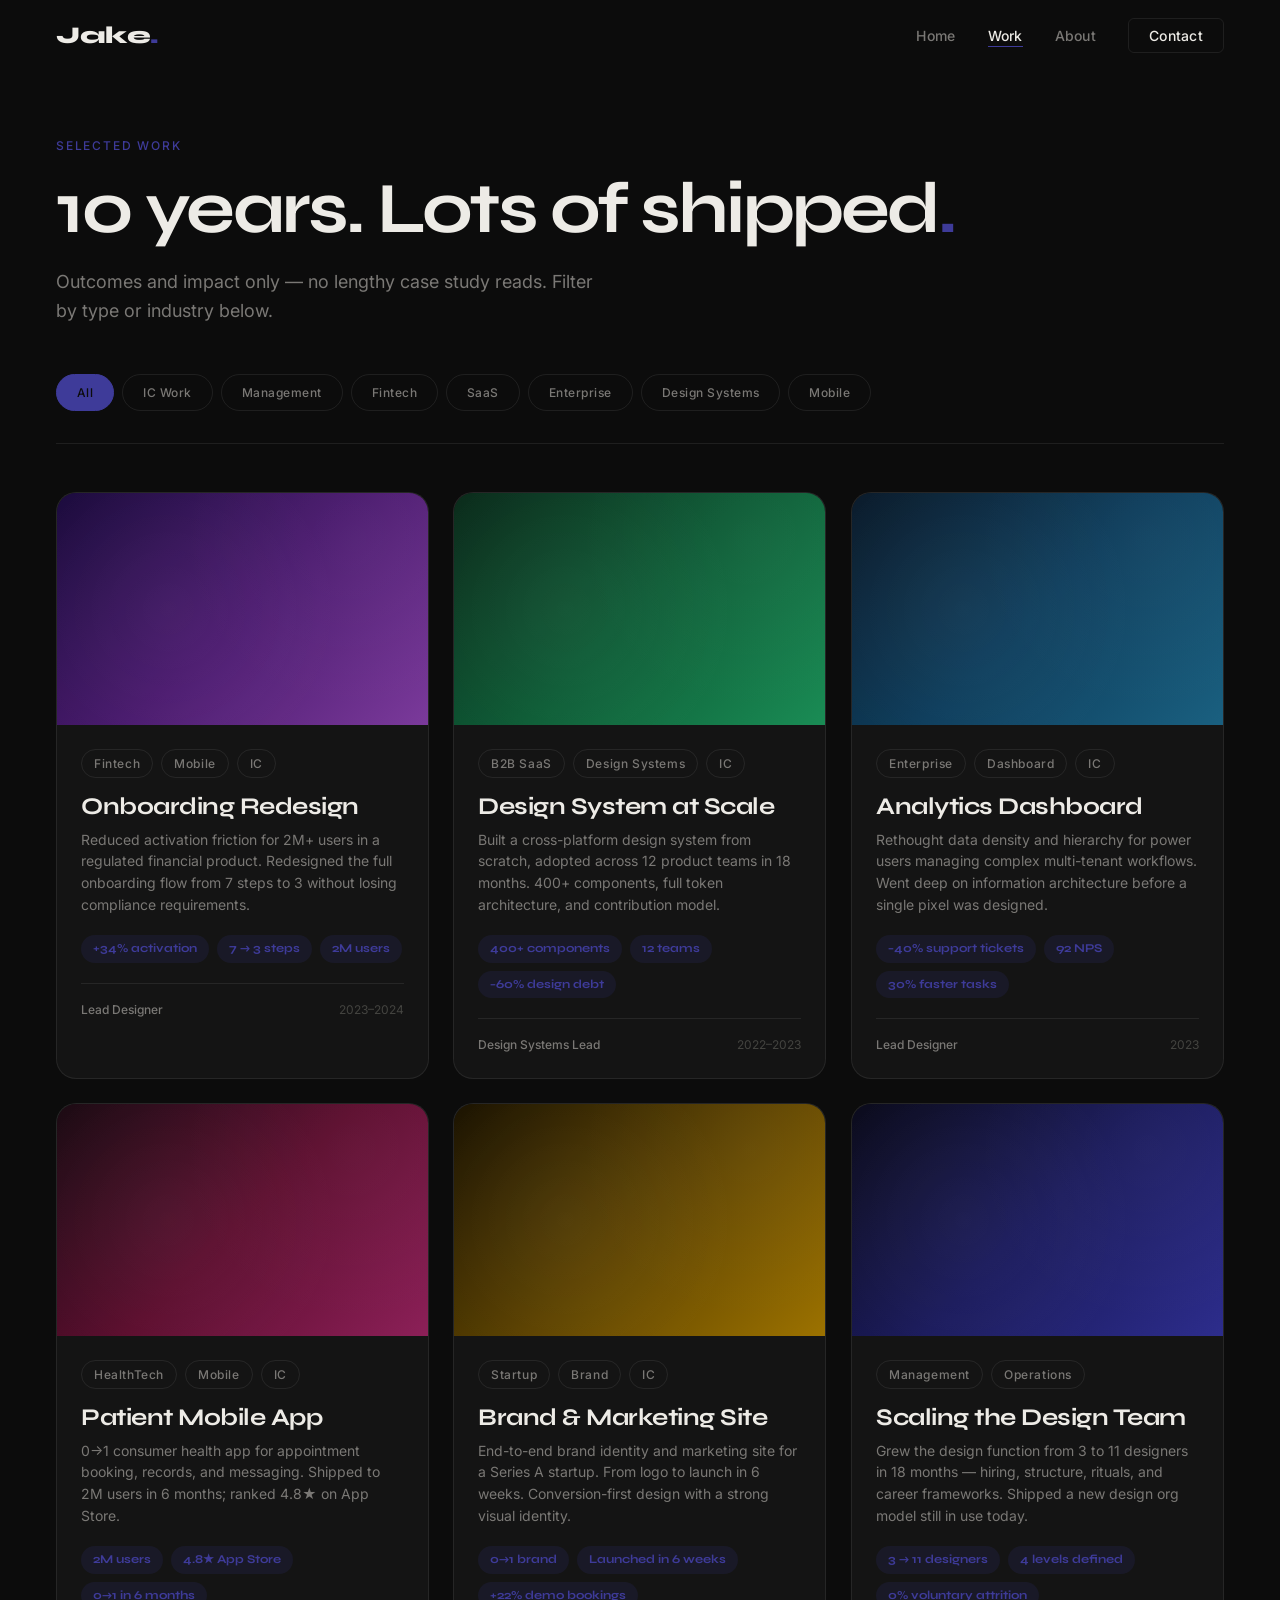
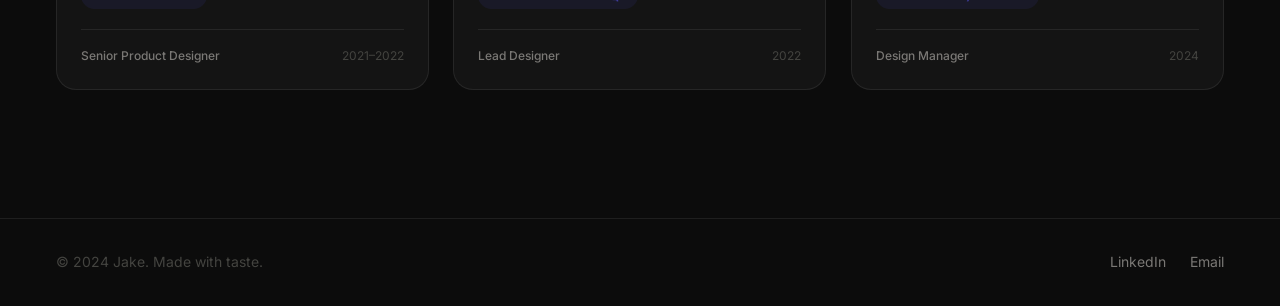
<file: projects.html>
<!DOCTYPE html>
<html lang="en">
<head>
  <meta charset="UTF-8">
  <meta name="viewport" content="width=device-width, initial-scale=1.0">
  <title>Work — Jake, Design Manager</title>
  <meta name="description" content="Product design work by Jake — fintech, SaaS, enterprise, and design systems. Outcomes and impact, no fluff.">

  <meta property="og:title" content="Work — Jake, Design Manager">
  <meta property="og:description" content="Product design work — fintech, SaaS, enterprise, design systems.">
  <meta property="og:image" content="/assets/og/projects.png">
  <meta property="og:type" content="website">

  <meta name="twitter:card" content="summary_large_image">
  <meta name="twitter:image" content="/assets/og/projects.png">

  <link rel="icon" type="image/svg+xml" href="data:image/svg+xml,<svg xmlns='http://www.w3.org/2000/svg' viewBox='0 0 100 100'><text y='.9em' font-size='90'>J</text></svg>">

  <link rel="preconnect" href="https://fonts.googleapis.com">
  <link rel="preconnect" href="https://fonts.gstatic.com" crossorigin>
  <link href="https://fonts.googleapis.com/css2?family=Syne:wght@400;700;800&family=Inter:wght@400;500&display=swap" rel="stylesheet">

  <link rel="stylesheet" href="css/tokens.css">
  <link rel="stylesheet" href="css/reset.css">
  <link rel="stylesheet" href="css/global.css">
  <link rel="stylesheet" href="css/projects.css">
</head>
<body>

  <div class="page-overlay" aria-hidden="true"></div>

  <nav class="nav" role="navigation" aria-label="Main navigation">
    <div class="nav__inner container">
      <a href="index.html" class="nav__logo">Jake<span class="accent">.</span></a>
      <button class="nav__toggle" aria-label="Toggle menu" aria-expanded="false">
        <span></span>
        <span></span>
      </button>
      <ul class="nav__links" role="list">
        <li><a href="index.html" class="nav__link">Home</a></li>
        <li><a href="projects.html" class="nav__link" aria-current="page">Work</a></li>
        <li><a href="about.html" class="nav__link">About</a></li>
        <li><a href="contact.html" class="nav__link nav__link--cta">Contact</a></li>
      </ul>
    </div>
  </nav>

  <main id="main">

    <!-- ── Page Header ───────────────────────────── -->
    <header class="page-header container reveal">
      <p class="page-header__eyebrow">Selected Work</p>
      <h1 class="page-header__title">10 years. Lots of shipped<span class="accent">.</span></h1>
      <p class="page-header__sub">Outcomes and impact only — no lengthy case study reads. Filter by type or industry below.</p>
    </header>

    <!-- ── Filter Bar ────────────────────────────── -->
    <div class="container">
      <div class="filter-bar reveal" role="group" aria-label="Filter projects">
        <button class="filter-btn active" data-filter="all">All</button>
        <button class="filter-btn" data-filter="ic">IC Work</button>
        <button class="filter-btn" data-filter="management">Management</button>
        <button class="filter-btn" data-filter="fintech">Fintech</button>
        <button class="filter-btn" data-filter="saas">SaaS</button>
        <button class="filter-btn" data-filter="enterprise">Enterprise</button>
        <button class="filter-btn" data-filter="design-system">Design Systems</button>
        <button class="filter-btn" data-filter="mobile">Mobile</button>
      </div>
    </div>

    <!-- ── Projects Grid ─────────────────────────── -->
    <section class="projects-full section container">
      <div class="projects-grid" id="projects-grid">

        <!-- ╔══════════════════════════════════════════════════════════╗
             ║  PROJECT CARD TEMPLATE — copy this block for each project ║
             ║                                                          ║
             ║  data-role:     ic | management                         ║
             ║  data-industry: fintech | saas | enterprise | health    ║
             ║  data-type:     mobile | dashboard | design-system | etc║
             ║                                                          ║
             ║  Apply as many data attributes as relevant.             ║
             ╚══════════════════════════════════════════════════════════╝ -->

        <article class="project-card reveal tilt-card" data-delay="0"
                 data-role="ic" data-industry="fintech" data-type="mobile">
          <a href="#" class="project-card__link" aria-label="View Onboarding Redesign project">
            <div class="project-card__visual"
                 style="--grad: linear-gradient(135deg, #1a0a3c 0%, #4a1a6e 50%, #7b3a9b 100%)">
              <div class="project-card__visual-inner"></div>
            </div>
            <div class="project-card__body">
              <div class="project-card__tags">
                <span class="tag">Fintech</span>
                <span class="tag">Mobile</span>
                <span class="tag">IC</span>
              </div>
              <h3 class="project-card__title">Onboarding Redesign</h3>
              <p class="project-card__desc">Reduced activation friction for 2M+ users in a regulated financial product. Redesigned the full onboarding flow from 7 steps to 3 without losing compliance requirements.</p>
              <div class="project-card__metrics">
                <span class="metric">+34% activation</span>
                <span class="metric">7 → 3 steps</span>
                <span class="metric">2M users</span>
              </div>
              <div class="project-card__footer">
                <span class="project-card__role">Lead Designer</span>
                <span class="project-card__year">2023–2024</span>
              </div>
            </div>
          </a>
        </article>

        <article class="project-card reveal tilt-card" data-delay="50"
                 data-role="ic" data-industry="saas" data-type="design-system">
          <a href="#" class="project-card__link" aria-label="View Design System project">
            <div class="project-card__visual"
                 style="--grad: linear-gradient(135deg, #0a2a1a 0%, #0d5c36 50%, #1a8c55 100%)">
              <div class="project-card__visual-inner"></div>
            </div>
            <div class="project-card__body">
              <div class="project-card__tags">
                <span class="tag">B2B SaaS</span>
                <span class="tag">Design Systems</span>
                <span class="tag">IC</span>
              </div>
              <h3 class="project-card__title">Design System at Scale</h3>
              <p class="project-card__desc">Built a cross-platform design system from scratch, adopted across 12 product teams in 18 months. 400+ components, full token architecture, and contribution model.</p>
              <div class="project-card__metrics">
                <span class="metric">400+ components</span>
                <span class="metric">12 teams</span>
                <span class="metric">−60% design debt</span>
              </div>
              <div class="project-card__footer">
                <span class="project-card__role">Design Systems Lead</span>
                <span class="project-card__year">2022–2023</span>
              </div>
            </div>
          </a>
        </article>

        <article class="project-card reveal tilt-card" data-delay="100"
                 data-role="ic" data-industry="enterprise" data-type="dashboard">
          <a href="#" class="project-card__link" aria-label="View Analytics Dashboard project">
            <div class="project-card__visual"
                 style="--grad: linear-gradient(135deg, #0a1a2a 0%, #0d3d5c 50%, #1a6080 100%)">
              <div class="project-card__visual-inner"></div>
            </div>
            <div class="project-card__body">
              <div class="project-card__tags">
                <span class="tag">Enterprise</span>
                <span class="tag">Dashboard</span>
                <span class="tag">IC</span>
              </div>
              <h3 class="project-card__title">Analytics Dashboard</h3>
              <p class="project-card__desc">Rethought data density and hierarchy for power users managing complex multi-tenant workflows. Went deep on information architecture before a single pixel was designed.</p>
              <div class="project-card__metrics">
                <span class="metric">−40% support tickets</span>
                <span class="metric">92 NPS</span>
                <span class="metric">30% faster tasks</span>
              </div>
              <div class="project-card__footer">
                <span class="project-card__role">Lead Designer</span>
                <span class="project-card__year">2023</span>
              </div>
            </div>
          </a>
        </article>

        <article class="project-card reveal tilt-card" data-delay="150"
                 data-role="ic" data-industry="health" data-type="mobile">
          <a href="#" class="project-card__link" aria-label="View HealthTech App project">
            <div class="project-card__visual"
                 style="--grad: linear-gradient(135deg, #1a0a12 0%, #5c0d2e 50%, #8c2058 100%)">
              <div class="project-card__visual-inner"></div>
            </div>
            <div class="project-card__body">
              <div class="project-card__tags">
                <span class="tag">HealthTech</span>
                <span class="tag">Mobile</span>
                <span class="tag">IC</span>
              </div>
              <h3 class="project-card__title">Patient Mobile App</h3>
              <p class="project-card__desc">0→1 consumer health app for appointment booking, records, and messaging. Shipped to 2M users in 6 months; ranked 4.8★ on App Store.</p>
              <div class="project-card__metrics">
                <span class="metric">2M users</span>
                <span class="metric">4.8★ App Store</span>
                <span class="metric">0→1 in 6 months</span>
              </div>
              <div class="project-card__footer">
                <span class="project-card__role">Senior Product Designer</span>
                <span class="project-card__year">2021–2022</span>
              </div>
            </div>
          </a>
        </article>

        <article class="project-card reveal tilt-card" data-delay="200"
                 data-role="ic" data-industry="saas" data-type="mobile">
          <a href="#" class="project-card__link" aria-label="View Brand and Marketing Site project">
            <div class="project-card__visual"
                 style="--grad: linear-gradient(135deg, #1a1200 0%, #5c4200 50%, #9c7200 100%)">
              <div class="project-card__visual-inner"></div>
            </div>
            <div class="project-card__body">
              <div class="project-card__tags">
                <span class="tag">Startup</span>
                <span class="tag">Brand</span>
                <span class="tag">IC</span>
              </div>
              <h3 class="project-card__title">Brand & Marketing Site</h3>
              <p class="project-card__desc">End-to-end brand identity and marketing site for a Series A startup. From logo to launch in 6 weeks. Conversion-first design with a strong visual identity.</p>
              <div class="project-card__metrics">
                <span class="metric">0→1 brand</span>
                <span class="metric">Launched in 6 weeks</span>
                <span class="metric">+22% demo bookings</span>
              </div>
              <div class="project-card__footer">
                <span class="project-card__role">Lead Designer</span>
                <span class="project-card__year">2022</span>
              </div>
            </div>
          </a>
        </article>

        <article class="project-card reveal tilt-card" data-delay="250"
                 data-role="management" data-industry="saas" data-type="management">
          <a href="#" class="project-card__link" aria-label="View Design Team Scaling project">
            <div class="project-card__visual"
                 style="--grad: linear-gradient(135deg, #0a0a1a 0%, #1a1a5c 50%, #2d2d8c 100%)">
              <div class="project-card__visual-inner"></div>
            </div>
            <div class="project-card__body">
              <div class="project-card__tags">
                <span class="tag">Management</span>
                <span class="tag">Operations</span>
              </div>
              <h3 class="project-card__title">Scaling the Design Team</h3>
              <p class="project-card__desc">Grew the design function from 3 to 11 designers in 18 months — hiring, structure, rituals, and career frameworks. Shipped a new design org model still in use today.</p>
              <div class="project-card__metrics">
                <span class="metric">3 → 11 designers</span>
                <span class="metric">4 levels defined</span>
                <span class="metric">0% voluntary attrition</span>
              </div>
              <div class="project-card__footer">
                <span class="project-card__role">Design Manager</span>
                <span class="project-card__year">2024</span>
              </div>
            </div>
          </a>
        </article>

        <div class="no-results" id="no-results" role="status">
          No projects match that filter yet — more coming soon.
        </div>

      </div>
    </section>

  </main>

  <footer class="footer">
    <div class="container footer__inner">
      <p class="footer__copy">© 2024 Jake. Made with taste.</p>
      <div class="footer__links">
        <a href="https://linkedin.com/in/jake" target="_blank" rel="noopener noreferrer">LinkedIn</a>
        <a href="mailto:hello@jake.design">Email</a>
      </div>
    </div>
  </footer>

  <script src="js/transitions.js" defer></script>
  <script src="js/reveal.js" defer></script>
  <script src="js/tilt.js" defer></script>
  <script src="js/magnetic.js" defer></script>
  <script src="js/filter.js" defer></script>
  <script src="js/easter-egg.js" defer></script>
  <script src="js/nav.js" defer></script>

</body>
</html>
</file>
<file: css/tokens.css>
:root {
  --bg:            #0C0C0C;
  --bg-2:          #141414;
  --bg-3:          #1E1E1E;
  --text:          #EDEBE6;
  --text-muted:    #7A7875;
  --text-dim:      #444440;
  --accent:        #3E3B99;
  --accent-light:  #5F5CC4;
  --accent-bg:     rgba(62, 59, 153, 0.14);
  --border:        rgba(255, 255, 255, 0.08);
  --border-hover:  rgba(255, 255, 255, 0.16);

  --font-display: 'Syne', sans-serif;
  --font-body:    'Inter', sans-serif;

  --text-xs:   0.75rem;
  --text-s:    0.875rem;
  --text-base: 1rem;
  --text-m:    1.125rem;
  --text-l:    1.5rem;
  --text-xl:   2rem;
  --text-2xl:  3rem;
  --text-3xl:  clamp(2.5rem, 6vw, 4.5rem);
  --text-4xl:  clamp(3rem, 8vw, 6rem);

  --space-1:  0.25rem;
  --space-2:  0.5rem;
  --space-3:  0.75rem;
  --space-4:  1rem;
  --space-5:  1.25rem;
  --space-6:  1.5rem;
  --space-8:  2rem;
  --space-10: 2.5rem;
  --space-12: 3rem;
  --space-16: 4rem;
  --space-20: 5rem;
  --space-24: 6rem;
  --space-32: 8rem;

  --container: 1280px;
  --gutter:    clamp(1.25rem, 5vw, 3.5rem);
  --nav-h:     72px;

  --radius-s:  6px;
  --radius-m:  12px;
  --radius-l:  20px;
  --radius-xl: 32px;

  --ease-expo:    cubic-bezier(0.16, 1, 0.3, 1);
  --ease-in-out:  cubic-bezier(0.65, 0, 0.35, 1);
  --ease-spring:  cubic-bezier(0.34, 1.56, 0.64, 1);

  --dur-fast: 150ms;
  --dur-base: 300ms;
  --dur-slow: 600ms;
  --dur-page: 450ms;
}
</file>
<file: css/global.css>
/* ── Cursor ─────────────────────────────────────── */
*, *::before, *::after { cursor: inherit; }
body { cursor: default; }
a, button, [role="button"], .filter-btn, .magnetic, .project-card__link, .nav__link, .nav__toggle { cursor: pointer; }
input, textarea, select { cursor: text; }

/* ── Layout ─────────────────────────────────────── */
.container {
  max-width: var(--container);
  margin-inline: auto;
  padding-inline: var(--gutter);
}

.section {
  padding-block: clamp(5rem, 10vw, 9rem);
}


/* ── Page Transition ────────────────────────────── */
.page-overlay {
  position: fixed;
  inset: 0;
  background: var(--bg);
  z-index: 9000;
  pointer-events: none;
  opacity: 0;
  transition: opacity var(--dur-page) var(--ease-in-out);
}
.page-overlay.active { opacity: 1; pointer-events: all; }

main {
  opacity: 1;
  transform: translateY(0);
  transition: opacity var(--dur-page) var(--ease-expo),
              transform var(--dur-page) var(--ease-expo);
}
main.page-enter {
  opacity: 0;
  transform: translateY(24px);
}

/* ── Navigation ─────────────────────────────────── */
.nav {
  position: fixed;
  top: 0; left: 0; right: 0;
  z-index: 100;
  height: var(--nav-h);
  transition: background var(--dur-base), backdrop-filter var(--dur-base);
}

.nav.scrolled {
  background: rgba(12, 12, 12, 0.8);
  backdrop-filter: blur(20px);
  -webkit-backdrop-filter: blur(20px);
  border-bottom: 1px solid var(--border);
}

.nav__inner {
  display: flex;
  align-items: center;
  justify-content: space-between;
  height: 100%;
}

.nav__logo {
  font-family: var(--font-display);
  font-weight: 800;
  font-size: var(--text-l);
  letter-spacing: -0.02em;
  transition: opacity var(--dur-fast);
}
.nav__logo:hover { opacity: 0.7; }
.nav__logo .accent { color: var(--accent); }

.nav__links {
  display: flex;
  align-items: center;
  gap: var(--space-8);
}

.nav__link {
  font-size: var(--text-s);
  font-weight: 500;
  letter-spacing: 0.02em;
  color: var(--text-muted);
  transition: color var(--dur-fast);
  position: relative;
}
.nav__link::after {
  content: '';
  position: absolute;
  bottom: -3px;
  left: 0; right: 0;
  height: 1px;
  background: var(--accent);
  transform: scaleX(0);
  transform-origin: left;
  transition: transform var(--dur-base) var(--ease-expo);
}
.nav__link:hover,
.nav__link[aria-current="page"] { color: var(--text); }
.nav__link:hover::after,
.nav__link[aria-current="page"]::after { transform: scaleX(1); }

.nav__link--cta {
  color: var(--text);
  border: 1px solid var(--border);
  padding: var(--space-2) var(--space-5);
  border-radius: var(--radius-s);
  transition: border-color var(--dur-fast), background var(--dur-fast);
}
.nav__link--cta::after { display: none; }
.nav__link--cta:hover {
  border-color: var(--accent);
  background: var(--accent-bg);
  color: var(--text);
}

.nav__toggle {
  display: none;
  flex-direction: column;
  gap: 5px;
  padding: var(--space-2);
}
.nav__toggle span {
  display: block;
  width: 24px; height: 1.5px;
  background: var(--text);
  transition: transform var(--dur-base) var(--ease-expo), opacity var(--dur-base);
}
.nav__toggle[aria-expanded="true"] span:nth-child(1) { transform: translateY(6.5px) rotate(45deg); }
.nav__toggle[aria-expanded="true"] span:nth-child(2) { transform: translateY(-6.5px) rotate(-45deg); }

@media (max-width: 768px) {
  .nav__toggle { display: flex; }
  .nav__links {
    position: fixed;
    inset: 0;
    flex-direction: column;
    justify-content: center;
    background: var(--bg);
    opacity: 0;
    pointer-events: none;
    transition: opacity var(--dur-base) var(--ease-expo);
    font-size: var(--text-xl);
    gap: var(--space-8);
  }
  .nav__links.open { opacity: 1; pointer-events: all; }
  .nav__link { font-size: var(--text-xl); color: var(--text); }
  .nav__link--cta { border: none; padding: 0; }
}

/* ── Shared Buttons ─────────────────────────────── */
.btn {
  display: inline-flex;
  align-items: center;
  gap: var(--space-2);
  padding: var(--space-3) var(--space-6);
  border-radius: var(--radius-m);
  font-family: var(--font-display);
  font-weight: 700;
  font-size: var(--text-s);
  letter-spacing: 0.01em;
  transition: background var(--dur-base) var(--ease-expo),
              color var(--dur-base),
              border-color var(--dur-base),
              transform var(--dur-base) var(--ease-spring),
              box-shadow var(--dur-base);
  position: relative;
  overflow: hidden;
}

.btn--primary {
  background: var(--accent);
  color: var(--bg);
}
.btn--primary:hover {
  background: var(--accent-light);
  transform: translateY(-2px);
  box-shadow: 0 12px 32px rgba(62, 59, 153, 0.4);
}

.btn--ghost {
  border: 1px solid var(--border);
  color: var(--text);
}
.btn--ghost:hover {
  border-color: var(--accent);
  color: var(--accent);
  transform: translateY(-2px);
}

/* ── Section Labels ─────────────────────────────── */
.section-label {
  font-size: var(--text-xs);
  font-weight: 500;
  letter-spacing: 0.15em;
  text-transform: uppercase;
  color: var(--accent);
  margin-bottom: var(--space-4);
}

.section-title {
  font-size: var(--text-3xl);
  letter-spacing: -0.03em;
  line-height: 1.05;
  margin-bottom: var(--space-12);
}

.section-header {
  margin-bottom: var(--space-12);
}

.section-footer {
  margin-top: var(--space-12);
  text-align: center;
}

/* ── Project Cards ──────────────────────────────── */
.projects-grid {
  display: grid;
  grid-template-columns: repeat(auto-fill, minmax(340px, 1fr));
  gap: var(--space-6);
}

.project-card {
  background: var(--bg-2);
  border-radius: var(--radius-l);
  overflow: hidden;
  border: 1px solid var(--border);
  transition: border-color var(--dur-base), transform var(--dur-slow) var(--ease-expo),
              box-shadow var(--dur-slow) var(--ease-expo);
  transform-style: preserve-3d;
  will-change: transform;
}
.project-card:hover {
  border-color: var(--border-hover);
  box-shadow: 0 24px 60px rgba(0, 0, 0, 0.5);
}

.project-card__link { display: block; }

.project-card__visual {
  aspect-ratio: 16 / 10;
  background: var(--grad, var(--bg-3));
  position: relative;
  overflow: hidden;
}
.project-card__visual-inner {
  position: absolute;
  inset: 0;
  background:
    radial-gradient(circle at 30% 50%, rgba(255,255,255,0.04) 0%, transparent 60%),
    radial-gradient(circle at 80% 20%, rgba(255,255,255,0.03) 0%, transparent 50%);
}

.project-card__body {
  padding: var(--space-6);
}

.project-card__tags {
  display: flex;
  flex-wrap: wrap;
  gap: var(--space-2);
  margin-bottom: var(--space-4);
}

.tag {
  font-size: var(--text-xs);
  font-weight: 500;
  letter-spacing: 0.05em;
  padding: var(--space-1) var(--space-3);
  border-radius: 100px;
  border: 1px solid var(--border);
  color: var(--text-muted);
  transition: border-color var(--dur-fast), color var(--dur-fast);
}
.project-card:hover .tag { border-color: var(--border-hover); }

.project-card__title {
  font-size: var(--text-l);
  letter-spacing: -0.02em;
  margin-bottom: var(--space-2);
  transition: color var(--dur-fast);
}
.project-card:hover .project-card__title { color: var(--accent-light); }

.project-card__desc {
  font-size: var(--text-s);
  color: var(--text-muted);
  line-height: 1.55;
  margin-bottom: var(--space-5);
}

.project-card__metrics {
  display: flex;
  flex-wrap: wrap;
  gap: var(--space-2);
  margin-bottom: var(--space-5);
}

.metric {
  font-size: var(--text-xs);
  font-weight: 700;
  font-family: var(--font-display);
  color: var(--accent);
  background: var(--accent-bg);
  padding: var(--space-1) var(--space-3);
  border-radius: 100px;
}

.project-card__footer {
  display: flex;
  justify-content: space-between;
  align-items: center;
  border-top: 1px solid var(--border);
  padding-top: var(--space-4);
}

.project-card__role {
  font-size: var(--text-xs);
  font-weight: 500;
  color: var(--text-muted);
}

.project-card__year {
  font-size: var(--text-xs);
  color: var(--text-dim);
}

/* ── Accent color ───────────────────────────────── */
.accent { color: var(--accent); }

/* ── Scroll Reveal ──────────────────────────────── */
.reveal {
  opacity: 0;
  transform: translateY(32px);
  transition: opacity var(--dur-slow) var(--ease-expo),
              transform var(--dur-slow) var(--ease-expo);
}
.reveal.visible {
  opacity: 1;
  transform: translateY(0);
}

@media (prefers-reduced-motion: reduce) {
  .reveal { opacity: 1; transform: none; transition: none; }
}

/* ── Footer ─────────────────────────────────────── */
.footer {
  border-top: 1px solid var(--border);
  padding-block: var(--space-8);
}

.footer__inner {
  display: flex;
  justify-content: space-between;
  align-items: center;
  flex-wrap: wrap;
  gap: var(--space-4);
}

.footer__copy {
  font-size: var(--text-s);
  color: var(--text-dim);
}

.footer__links {
  display: flex;
  gap: var(--space-6);
}

.footer__links a {
  font-size: var(--text-s);
  color: var(--text-muted);
  transition: color var(--dur-fast);
}
.footer__links a:hover { color: var(--text); }

/* ── Focus styles ───────────────────────────────── */
:focus-visible {
  outline: 2px solid var(--accent);
  outline-offset: 3px;
  border-radius: var(--radius-s);
}

/* ── Utility ────────────────────────────────────── */
.sr-only {
  position: absolute;
  width: 1px; height: 1px;
  padding: 0; margin: -1px;
  overflow: hidden;
  clip: rect(0,0,0,0);
  white-space: nowrap;
  border: 0;
}
</file>
<file: css/home.css>
/* ── Hero ────────────────────────────────────────── */
.hero {
  padding-top: var(--nav-h);
}

.hero__container {
  display: flex;
  flex-direction: column;
  align-items: center;
  text-align: center;
  padding-block: var(--space-20) var(--space-16);
}

.hero__content {
  max-width: 760px;
}

/* ── Spline Scene — full bleed, 90vh ─────────────── */

.hero__eyebrow {
  font-size: var(--text-xs);
  font-weight: 500;
  letter-spacing: 0.15em;
  text-transform: uppercase;
  color: var(--accent);
  margin-bottom: var(--space-6);
  display: flex;
  align-items: center;
  justify-content: center;
  gap: var(--space-3);
}

.hero__headline {
  font-size: var(--text-4xl);
  letter-spacing: -0.04em;
  line-height: 1.0;
  margin-bottom: var(--space-6);
}

.hero__headline em {
  font-style: normal;
  color: var(--accent);
}

.hero__subline {
  font-size: var(--text-m);
  color: var(--text-muted);
  line-height: 1.65;
  max-width: 52ch;
  margin-inline: auto;
  margin-bottom: var(--space-10);
}

.hero__actions {
  display: flex;
  flex-wrap: wrap;
  justify-content: center;
  gap: var(--space-4);
}

.hero__scene {
  width: 100%;
  height: 90vh;
}

.spline-wrapper {
  width: 100%;
  height: 100%;
  overflow: hidden;
  position: relative;
  background: var(--bg-2);
}

.spline-fallback {
  position: absolute;
  inset: 0;
  background:
    radial-gradient(ellipse at 40% 50%, rgba(255, 107, 43, 0.15) 0%, transparent 60%),
    radial-gradient(ellipse at 80% 20%, rgba(120, 60, 200, 0.1) 0%, transparent 50%),
    var(--bg-2);
  display: flex;
  align-items: center;
  justify-content: center;
  transition: opacity var(--dur-slow);
}

.spline-fallback::after {
  content: '';
  width: 80px; height: 80px;
  border: 1px solid var(--border);
  border-radius: 50%;
  border-top-color: var(--accent);
  animation: spin 1.2s linear infinite;
}

@keyframes spin {
  to { transform: rotate(360deg); }
}

.spline-wrapper.loaded .spline-fallback {
  opacity: 0;
  pointer-events: none;
}

.spline-wrapper iframe {
  position: absolute;
  inset: 0;
  width: 100%;
  height: 100%;
  border: none;
  opacity: 0;
  transition: opacity var(--dur-slow) var(--ease-expo);
}

.spline-wrapper.loaded iframe {
  opacity: 1;
}

@media (prefers-reduced-motion: reduce) {
  .spline-fallback::after { animation: none; border-color: var(--border); }
}

/* ── Scroll Hint ─────────────────────────────────── */
.hero__scroll-hint {
  display: flex;
  flex-direction: column;
  align-items: center;
  gap: var(--space-3);
  padding-bottom: var(--space-8);
  opacity: 0.4;
  animation: fadeInUp 1s var(--ease-expo) 1.5s both;
}

.hero__scroll-hint span {
  font-size: var(--text-xs);
  letter-spacing: 0.15em;
  text-transform: uppercase;
  color: var(--text-muted);
  writing-mode: vertical-lr;
}

.hero__scroll-line {
  width: 1px;
  height: 48px;
  background: linear-gradient(to bottom, var(--accent), transparent);
  animation: scrollPulse 2s ease-in-out infinite;
}

@keyframes scrollPulse {
  0%, 100% { opacity: 0.4; transform: scaleY(1); }
  50% { opacity: 1; transform: scaleY(1.2); }
}

@keyframes fadeInUp {
  from { opacity: 0; transform: translateY(20px); }
  to { opacity: 0.4; transform: translateY(0); }
}

/* ── Selected Projects ───────────────────────────── */
.selected-projects .section-header {
  display: flex;
  justify-content: space-between;
  align-items: flex-end;
  flex-wrap: wrap;
  gap: var(--space-4);
  margin-bottom: var(--space-10);
}

.selected-projects .section-title {
  margin-bottom: 0;
}

/* ── About Teaser ────────────────────────────────── */
.about-teaser {
  background: var(--bg-2);
  border-radius: var(--radius-xl);
  margin-inline: var(--gutter);
}

.about-teaser__inner {
  display: grid;
  grid-template-columns: 1fr 1fr;
  align-items: center;
  gap: var(--space-16);
  padding: var(--space-16);
}

.about-teaser__title {
  font-size: var(--text-3xl);
  letter-spacing: -0.03em;
  line-height: 1.1;
  margin-bottom: var(--space-6);
}

.about-teaser__text {
  color: var(--text-muted);
  line-height: 1.7;
  margin-bottom: var(--space-8);
  max-width: 44ch;
}

.about-teaser__photo-placeholder {
  aspect-ratio: 4 / 5;
  border-radius: var(--radius-l);
  background:
    radial-gradient(ellipse at 50% 30%, rgba(62, 59, 153, 0.25) 0%, transparent 60%),
    linear-gradient(160deg, #1E1E1E 0%, #141414 100%);
  border: 1px solid var(--border);
  position: relative;
  overflow: hidden;
}
.about-teaser__photo-placeholder::after {
  content: 'Photo';
  position: absolute;
  inset: 0;
  display: flex;
  align-items: center;
  justify-content: center;
  font-size: var(--text-xs);
  letter-spacing: 0.1em;
  text-transform: uppercase;
  color: var(--text-dim);
}

/* ── Contact CTA ─────────────────────────────────── */
.contact-cta {
  text-align: center;
}

.contact-cta__title {
  font-size: var(--text-3xl);
  letter-spacing: -0.03em;
  line-height: 1.1;
  margin-bottom: var(--space-10);
}

.contact-cta__actions {
  display: flex;
  justify-content: center;
  flex-wrap: wrap;
  gap: var(--space-4);
}

/* ── Responsive ──────────────────────────────────── */
@media (max-width: 900px) {
  .hero__scene { height: 60vh; }
  .about-teaser__inner { grid-template-columns: 1fr; gap: var(--space-8); padding: var(--space-8); }
  .about-teaser__photo-placeholder { aspect-ratio: 3 / 2; }
}

@media (max-width: 600px) {
  .projects-grid { grid-template-columns: 1fr; }
}
</file>
<file: css/about.css>
/* ── About Hero ──────────────────────────────────── */
.about-hero {
  padding-top: calc(var(--nav-h) + var(--space-16));
  padding-bottom: var(--space-12);
}

.about-hero__inner {
  display: grid;
  grid-template-columns: 1fr 380px;
  align-items: start;
  gap: var(--space-16);
}

.about-hero__name {
  font-size: var(--text-4xl);
  letter-spacing: -0.04em;
  line-height: 1.0;
  margin-bottom: var(--space-4);
}

.about-hero__title {
  font-size: var(--text-l);
  color: var(--accent);
  font-family: var(--font-display);
  font-weight: 700;
  margin-bottom: var(--space-8);
}

.about-hero__intro {
  font-size: var(--text-m);
  color: var(--text-muted);
  line-height: 1.75;
  max-width: 52ch;
  margin-bottom: var(--space-10);
}

.about-hero__photo {
  aspect-ratio: 3 / 4;
  border-radius: var(--radius-xl);
  background:
    radial-gradient(ellipse at 50% 20%, rgba(62, 59, 153, 0.3) 0%, transparent 55%),
    linear-gradient(160deg, #1E1E2E 0%, #141414 100%);
  border: 1px solid var(--border);
  position: relative;
  overflow: hidden;
}
.about-hero__photo::after {
  content: 'Your photo here';
  position: absolute;
  inset: 0;
  display: flex;
  align-items: center;
  justify-content: center;
  font-size: var(--text-xs);
  letter-spacing: 0.1em;
  text-transform: uppercase;
  color: var(--text-dim);
}

/* ── Story ───────────────────────────────────────── */
.story {
  background: var(--bg-2);
}

.story__inner {
  display: grid;
  grid-template-columns: 1fr 2fr;
  gap: var(--space-16);
  align-items: start;
}

.story__label {
  font-family: var(--font-display);
  font-weight: 800;
  font-size: var(--text-xl);
  letter-spacing: -0.02em;
  color: var(--text-dim);
  position: sticky;
  top: calc(var(--nav-h) + var(--space-8));
}

.story__body p {
  font-size: var(--text-m);
  color: var(--text-muted);
  line-height: 1.8;
  margin-bottom: var(--space-6);
}
.story__body p:last-child { margin-bottom: 0; }

.story__body strong { color: var(--text); font-weight: 500; }

/* ── Career Arc ──────────────────────────────────── */
.career {
  --line-color: var(--border);
}

.career__timeline {
  position: relative;
  padding-left: var(--space-10);
}

.career__timeline::before {
  content: '';
  position: absolute;
  left: 0;
  top: 8px;
  bottom: 8px;
  width: 1px;
  background: var(--border);
}

.career__item {
  position: relative;
  padding-bottom: var(--space-12);
}
.career__item:last-child { padding-bottom: 0; }

.career__item::before {
  content: '';
  position: absolute;
  left: calc(-1 * var(--space-10));
  top: 6px;
  width: 9px; height: 9px;
  border-radius: 50%;
  background: var(--bg-3);
  border: 2px solid var(--border);
  transition: border-color var(--dur-base), background var(--dur-base);
}
.career__item:hover::before {
  border-color: var(--accent);
  background: var(--accent);
}

.career__year {
  font-size: var(--text-xs);
  font-weight: 500;
  letter-spacing: 0.08em;
  color: var(--accent);
  margin-bottom: var(--space-2);
}

.career__role {
  font-family: var(--font-display);
  font-weight: 700;
  font-size: var(--text-l);
  letter-spacing: -0.02em;
  margin-bottom: var(--space-1);
}

.career__company {
  font-size: var(--text-s);
  color: var(--text-muted);
  margin-bottom: var(--space-3);
}

.career__desc {
  font-size: var(--text-s);
  color: var(--text-muted);
  line-height: 1.65;
  max-width: 52ch;
}

/* ── Values ──────────────────────────────────────── */
.values__grid {
  display: grid;
  grid-template-columns: repeat(auto-fill, minmax(260px, 1fr));
  gap: var(--space-4);
}

.value-card {
  padding: var(--space-6);
  background: var(--bg-2);
  border-radius: var(--radius-l);
  border: 1px solid var(--border);
  transition: border-color var(--dur-base), transform var(--dur-slow) var(--ease-expo);
}
.value-card:hover {
  border-color: var(--border-hover);
  transform: translateY(-4px);
}

.value-card__number {
  font-family: var(--font-display);
  font-weight: 800;
  font-size: var(--text-3xl);
  color: var(--bg-3);
  line-height: 1;
  margin-bottom: var(--space-4);
  letter-spacing: -0.04em;
}

.value-card__title {
  font-family: var(--font-display);
  font-weight: 700;
  font-size: var(--text-l);
  margin-bottom: var(--space-3);
  letter-spacing: -0.01em;
}

.value-card__desc {
  font-size: var(--text-s);
  color: var(--text-muted);
  line-height: 1.6;
}

/* ── Fun Facts ───────────────────────────────────── */
.fun-facts {
  background: var(--bg-2);
}

.facts-list {
  display: grid;
  grid-template-columns: repeat(auto-fill, minmax(240px, 1fr));
  gap: var(--space-4);
}

.fact-item {
  padding: var(--space-5) var(--space-6);
  border-radius: var(--radius-m);
  border: 1px solid var(--border);
  display: flex;
  align-items: flex-start;
  gap: var(--space-4);
  transition: border-color var(--dur-base);
}
.fact-item:hover { border-color: var(--border-hover); }

.fact-item__emoji {
  font-size: var(--text-xl);
  line-height: 1;
  flex-shrink: 0;
}

.fact-item__text {
  font-size: var(--text-s);
  color: var(--text-muted);
  line-height: 1.55;
}

/* ── Responsive ──────────────────────────────────── */
@media (max-width: 960px) {
  .about-hero__inner { grid-template-columns: 1fr; }
  .about-hero__photo { max-width: 320px; aspect-ratio: 1; }
  .story__inner { grid-template-columns: 1fr; gap: var(--space-8); }
  .story__label { position: static; }
}
</file>
<file: css/contact.css>
/* ── Contact Hero ────────────────────────────────── */
.contact-hero {
  padding-top: calc(var(--nav-h) + var(--space-16));
  padding-bottom: var(--space-20);
  text-align: center;
}

.contact-hero__title {
  font-size: var(--text-4xl);
  letter-spacing: -0.04em;
  line-height: 1.0;
  margin-bottom: var(--space-6);
}

.contact-hero__sub {
  font-size: var(--text-m);
  color: var(--text-muted);
  max-width: 44ch;
  margin-inline: auto;
  line-height: 1.65;
  margin-bottom: var(--space-10);
}

.contact-hero__availability {
  display: inline-flex;
  align-items: center;
  gap: var(--space-2);
  font-size: var(--text-xs);
  font-weight: 500;
  letter-spacing: 0.08em;
  color: #4ADE80;
  border: 1px solid rgba(74, 222, 128, 0.2);
  border-radius: 100px;
  padding: var(--space-2) var(--space-4);
}

.contact-hero__availability::before {
  content: '';
  width: 6px; height: 6px;
  border-radius: 50%;
  background: #4ADE80;
  animation: pulse-green 2s ease-in-out infinite;
}

@keyframes pulse-green {
  0%, 100% { opacity: 1; box-shadow: 0 0 0 0 rgba(74, 222, 128, 0.4); }
  50% { opacity: 0.7; box-shadow: 0 0 0 6px rgba(74, 222, 128, 0); }
}

/* ── Contact Grid ────────────────────────────────── */
.contact-grid {
  display: grid;
  grid-template-columns: 1fr 1fr;
  gap: var(--space-8);
  padding-bottom: var(--space-24);
}

/* ── Contact Card ────────────────────────────────── */
.contact-card {
  background: var(--bg-2);
  border-radius: var(--radius-l);
  border: 1px solid var(--border);
  padding: var(--space-8);
  transition: border-color var(--dur-base), transform var(--dur-slow) var(--ease-expo);
}
.contact-card:hover {
  border-color: var(--border-hover);
  transform: translateY(-4px);
}

.contact-card--email {
  grid-column: 1 / -1;
  display: flex;
  align-items: center;
  justify-content: space-between;
  flex-wrap: wrap;
  gap: var(--space-6);
}

.contact-card__label {
  font-size: var(--text-xs);
  font-weight: 500;
  letter-spacing: 0.15em;
  text-transform: uppercase;
  color: var(--accent);
  margin-bottom: var(--space-3);
}

.contact-card__email {
  font-family: var(--font-display);
  font-weight: 800;
  font-size: clamp(1.5rem, 3.5vw, 2.5rem);
  letter-spacing: -0.03em;
  color: var(--text);
  transition: color var(--dur-fast);
}
.contact-card__email:hover { color: var(--accent); }

.contact-card__title {
  font-family: var(--font-display);
  font-weight: 700;
  font-size: var(--text-xl);
  letter-spacing: -0.02em;
  margin-bottom: var(--space-3);
}

.contact-card__detail {
  font-size: var(--text-s);
  color: var(--text-muted);
  line-height: 1.6;
}

.contact-card__link {
  display: inline-flex;
  align-items: center;
  gap: var(--space-2);
  margin-top: var(--space-5);
  font-size: var(--text-s);
  font-weight: 500;
  color: var(--accent);
  transition: gap var(--dur-base) var(--ease-spring);
}
.contact-card__link:hover { gap: var(--space-3); }

/* ── Contact Form ────────────────────────────────── */
.contact-form-section {
  background: var(--bg-2);
  border-radius: var(--radius-xl);
  padding: var(--space-12);
  margin-bottom: var(--space-24);
}

.contact-form-section h2 {
  font-size: var(--text-2xl);
  letter-spacing: -0.03em;
  margin-bottom: var(--space-8);
}

.form {
  display: grid;
  gap: var(--space-5);
}

.form__row {
  display: grid;
  grid-template-columns: 1fr 1fr;
  gap: var(--space-5);
}

.form__field {
  display: flex;
  flex-direction: column;
  gap: var(--space-2);
}

.form__label {
  font-size: var(--text-xs);
  font-weight: 500;
  letter-spacing: 0.08em;
  text-transform: uppercase;
  color: var(--text-muted);
}

.form__input,
.form__textarea {
  background: var(--bg-3);
  border: 1px solid var(--border);
  border-radius: var(--radius-m);
  padding: var(--space-4) var(--space-5);
  color: var(--text);
  font-size: var(--text-base);
  transition: border-color var(--dur-fast), box-shadow var(--dur-fast);
}

.form__input:focus,
.form__textarea:focus {
  outline: none;
  border-color: var(--accent);
  box-shadow: 0 0 0 3px var(--accent-bg);
}

.form__textarea {
  min-height: 140px;
  resize: vertical;
}

.form__submit {
  justify-self: start;
  padding: var(--space-4) var(--space-8);
  font-size: var(--text-base);
}

/* ── Responsive ──────────────────────────────────── */
@media (max-width: 768px) {
  .contact-grid { grid-template-columns: 1fr; }
  .contact-card--email { grid-column: 1; }
  .form__row { grid-template-columns: 1fr; }
  .contact-form-section { padding: var(--space-8); }
}
</file>
<file: css/projects.css>
/* ── Page Header ─────────────────────────────────── */
.page-header {
  padding-top: calc(var(--nav-h) + var(--space-16));
  padding-bottom: var(--space-12);
}

.page-header__eyebrow {
  font-size: var(--text-xs);
  font-weight: 500;
  letter-spacing: 0.15em;
  text-transform: uppercase;
  color: var(--accent);
  margin-bottom: var(--space-4);
}

.page-header__title {
  font-size: var(--text-3xl);
  letter-spacing: -0.04em;
  line-height: 1.05;
  margin-bottom: var(--space-5);
}

.page-header__sub {
  font-size: var(--text-m);
  color: var(--text-muted);
  max-width: 50ch;
  line-height: 1.65;
}

/* ── Filter Bar ──────────────────────────────────── */
.filter-bar {
  display: flex;
  flex-wrap: wrap;
  gap: var(--space-2);
  margin-bottom: var(--space-12);
  padding-bottom: var(--space-8);
  border-bottom: 1px solid var(--border);
}

.filter-btn {
  font-size: var(--text-xs);
  font-weight: 500;
  letter-spacing: 0.04em;
  padding: var(--space-2) var(--space-5);
  border-radius: 100px;
  border: 1px solid var(--border);
  color: var(--text-muted);
  transition: all var(--dur-base) var(--ease-expo);
}

.filter-btn:hover {
  border-color: var(--border-hover);
  color: var(--text);
}

.filter-btn.active {
  background: var(--accent);
  border-color: var(--accent);
  color: var(--bg);
}

/* ── Projects Full Grid ──────────────────────────── */
.projects-full {
  padding-top: 0;
}

.projects-full .projects-grid {
  grid-template-columns: repeat(auto-fill, minmax(360px, 1fr));
}

/* Project card hidden state for filtering */
.project-card.hidden {
  display: none;
}

.project-card.filtering-out {
  opacity: 0;
  transform: scale(0.95);
  pointer-events: none;
}

/* ── No results ──────────────────────────────────── */
.no-results {
  display: none;
  text-align: center;
  padding: var(--space-24);
  color: var(--text-muted);
  font-size: var(--text-m);
  grid-column: 1 / -1;
}

.no-results.visible { display: block; }

/* ── Project Detail (modal/overlay) ─────────────── */
.project-link-external {
  display: inline-flex;
  align-items: center;
  gap: var(--space-2);
  font-size: var(--text-xs);
  font-weight: 500;
  color: var(--accent);
  padding: var(--space-1) 0;
  border-bottom: 1px solid var(--accent-bg);
  transition: border-color var(--dur-fast), gap var(--dur-base) var(--ease-spring);
}
.project-link-external:hover { gap: var(--space-3); border-color: var(--accent); }

@media (max-width: 600px) {
  .projects-full .projects-grid { grid-template-columns: 1fr; }
}
</file>
